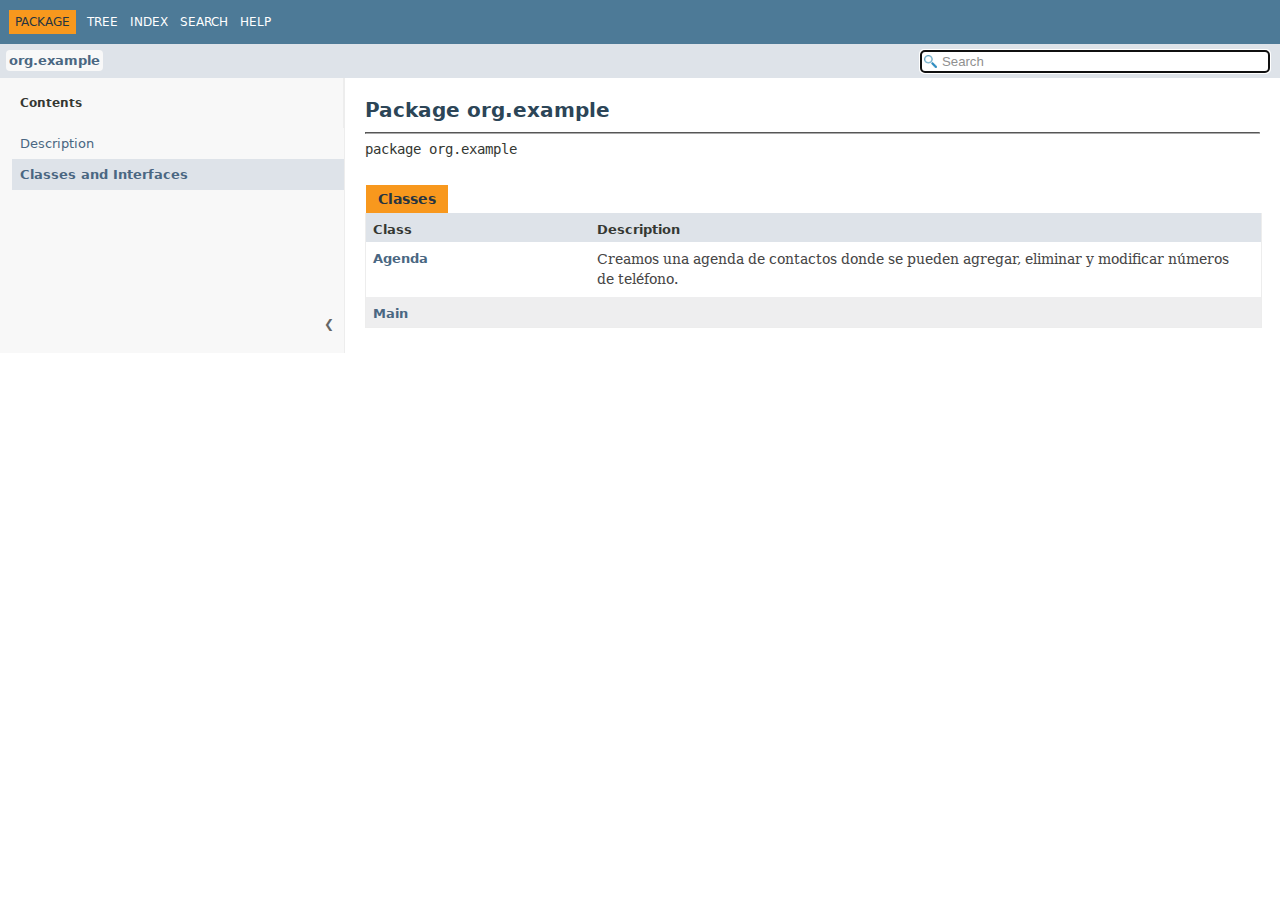
<file: index.html>
<!DOCTYPE HTML>
<html lang="es">
<head>
<!-- Generated by javadoc (23) on Fri Mar 14 17:11:09 CET 2025 -->
<title>Generated Documentation (Untitled)</title>
<meta name="viewport" content="width=device-width, initial-scale=1">
<meta http-equiv="Content-Type" content="text/html; charset=utf-8">
<meta name="dc.created" content="2025-03-14">
<meta name="description" content="index redirect">
<meta name="generator" content="javadoc/IndexRedirectWriter">
<link rel="canonical" href="org/example/package-summary.html">
<link rel="stylesheet" type="text/css" href="resource-files/stylesheet.css" title="Style">
<script type="text/javascript">window.location.replace('org/example/package-summary.html')</script>
<noscript>
<meta http-equiv="Refresh" content="0;org/example/package-summary.html">
</noscript>
</head>
<body class="index-redirect-page">
<main role="main">
<noscript>
<p>JavaScript is disabled on your browser.</p>
</noscript>
<p><a href="org/example/package-summary.html">org/example/package-summary.html</a></p>
</main>
</body>
</html>
</file>
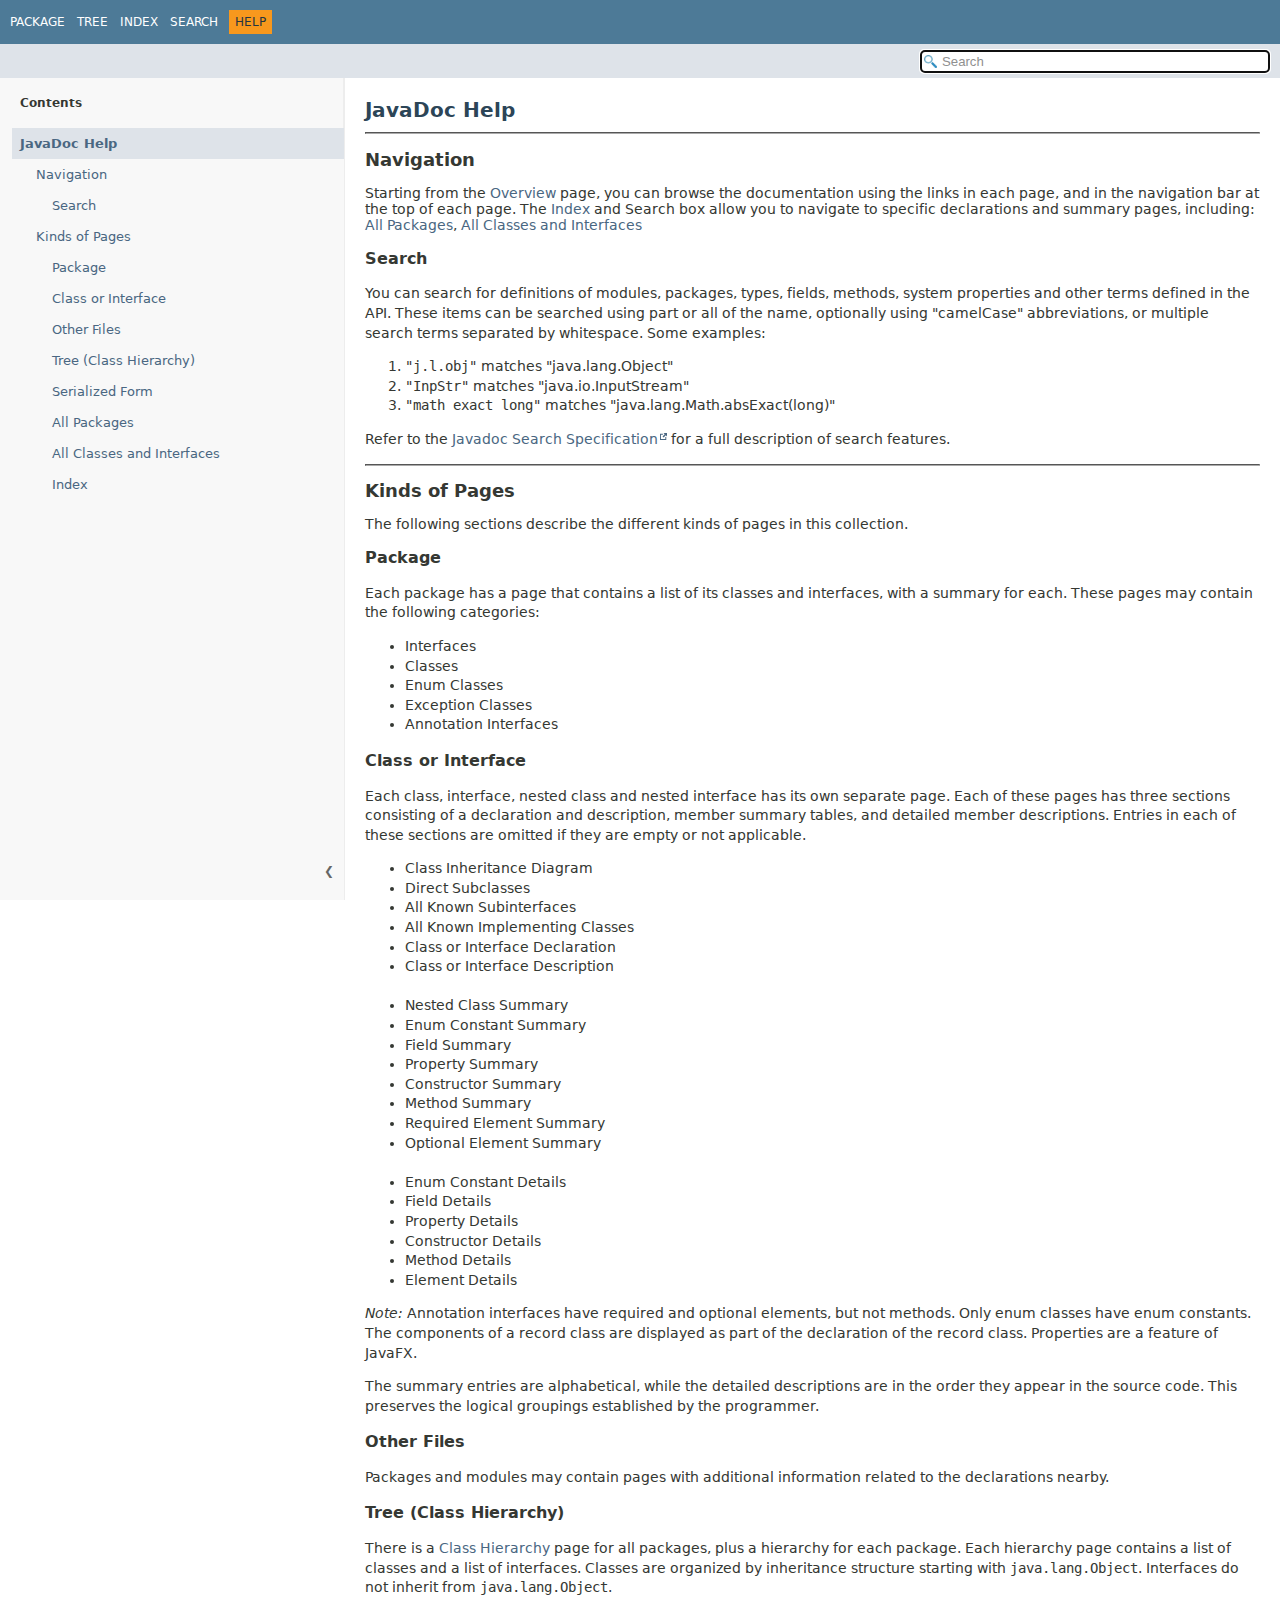
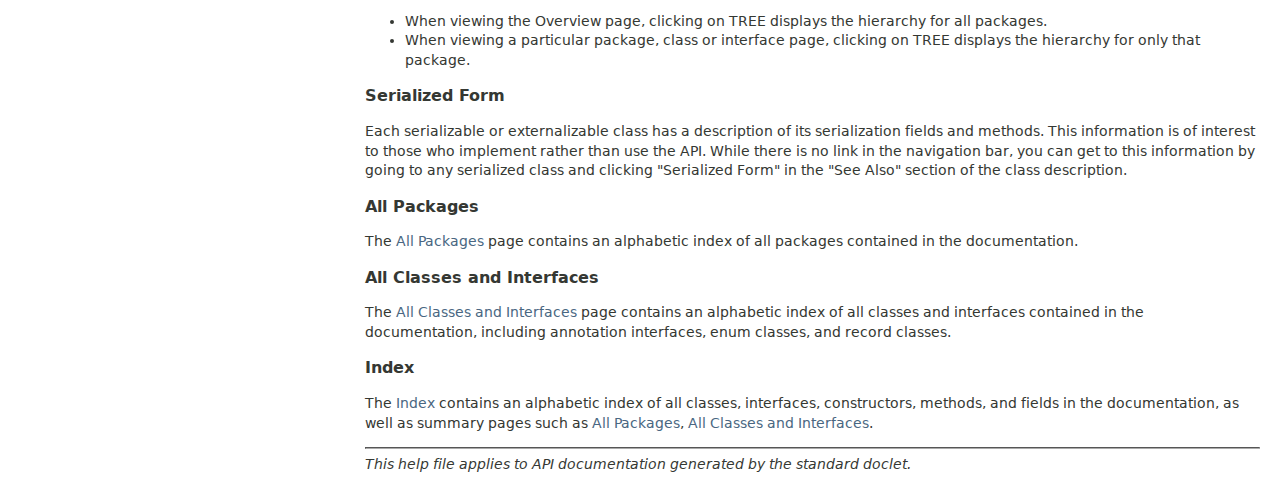
<file: help-doc.html>
<!DOCTYPE HTML>
<html lang="es">
<head>
<!-- Generated by javadoc (23) on Fri Mar 14 17:11:09 CET 2025 -->
<title>API Help</title>
<meta name="viewport" content="width=device-width, initial-scale=1">
<meta http-equiv="Content-Type" content="text/html; charset=utf-8">
<meta name="dc.created" content="2025-03-14">
<meta name="description" content="help">
<meta name="generator" content="javadoc/HelpWriter">
<link rel="stylesheet" type="text/css" href="resource-files/jquery-ui.min.css" title="Style">
<link rel="stylesheet" type="text/css" href="resource-files/stylesheet.css" title="Style">
<script type="text/javascript" src="script-files/script.js"></script>
<script type="text/javascript" src="script-files/jquery-3.7.1.min.js"></script>
<script type="text/javascript" src="script-files/jquery-ui.min.js"></script>
</head>
<body class="help-page">
<script type="text/javascript">const pathtoroot = "./";
loadScripts(document, 'script');</script>
<noscript>
<div>JavaScript is disabled on your browser.</div>
</noscript>
<header role="banner">
<nav role="navigation">
<!-- ========= START OF TOP NAVBAR ======= -->
<div class="top-nav" id="navbar-top">
<div class="nav-content">
<div class="nav-menu-button"><button id="navbar-toggle-button" aria-controls="navbar-top" aria-expanded="false" aria-label="Toggle navigation links"><span class="nav-bar-toggle-icon">&nbsp;</span><span class="nav-bar-toggle-icon">&nbsp;</span><span class="nav-bar-toggle-icon">&nbsp;</span></button></div>
<div class="skip-nav"><a href="#skip-navbar-top" title="Skip navigation links">Skip navigation links</a></div>
<ul id="navbar-top-firstrow" class="nav-list" title="Navigation">
<li><a href="org/example/package-summary.html">Package</a></li>
<li><a href="overview-tree.html">Tree</a></li>
<li><a href="index-files/index-1.html">Index</a></li>
<li><a href="search.html">Search</a></li>
<li class="nav-bar-cell1-rev">Help</li>
</ul>
</div>
</div>
<div class="sub-nav">
<div class="nav-content">
<ol class="sub-nav-list"></ol>
<div class="nav-list-search">
<input type="text" id="search-input" disabled placeholder="Search" aria-label="Search in documentation" autocomplete="off">
<input type="reset" id="reset-search" disabled value="Reset">
</div>
</div>
</div>
<!-- ========= END OF TOP NAVBAR ========= -->
<span class="skip-nav" id="skip-navbar-top"></span></nav>
</header>
<div class="main-grid">
<nav role="navigation" class="toc" aria-label="Table of contents">
<div class="toc-header">Contents</div>
<button class="hide-sidebar"><span>Hide sidebar&nbsp;</span>&#10094;</button><button class="show-sidebar">&#10095;<span>&nbsp;Show sidebar</span></button>
<ol class="toc-list">
<li><a href="#" tabindex="0">JavaDoc Help</a>
<ol class="toc-list">
<li><a href="#help-navigation" tabindex="0">Navigation</a>
<ol class="toc-list">
<li><a href="#search" tabindex="0">Search</a></li>
</ol>
</li>
<li><a href="#help-pages" tabindex="0">Kinds of Pages</a>
<ol class="toc-list">
<li><a href="#package" tabindex="0">Package</a></li>
<li><a href="#class" tabindex="0">Class or Interface</a></li>
<li><a href="#doc-file" tabindex="0">Other Files</a></li>
<li><a href="#tree" tabindex="0">Tree (Class Hierarchy)</a></li>
<li><a href="#serialized-form" tabindex="0">Serialized Form</a></li>
<li><a href="#all-packages" tabindex="0">All Packages</a></li>
<li><a href="#all-classes" tabindex="0">All Classes and Interfaces</a></li>
<li><a href="#index" tabindex="0">Index</a></li>
</ol>
</li>
</ol>
</li>
</ol>
</nav>
<main role="main">
<h1 class="title">JavaDoc Help</h1>
<hr>
<div class="sub-title">
<h2 id="help-navigation">Navigation</h2>
Starting from the <a href="index.html">Overview</a> page, you can browse the documentation using the links in each page, and in the navigation bar at the top of each page. The <a href="index-files/index-1.html">Index</a> and Search box allow you to navigate to specific declarations and summary pages, including: <a href="allpackages-index.html">All Packages</a>, <a href="allclasses-index.html">All Classes and Interfaces</a>
<section class="help-section" id="search">
<h3>Search</h3>
<p>You can search for definitions of modules, packages, types, fields, methods, system properties and other terms defined in the API. These items can be searched using part or all of the name, optionally using "camelCase" abbreviations, or multiple search terms separated by whitespace. Some examples:</p>
<ol class="toc-list">
<li><code>"j.l.obj"</code> matches "java.lang.Object"</li>
<li><code>"InpStr"</code> matches "java.io.InputStream"</li>
<li><code>"math exact long"</code> matches "java.lang.Math.absExact(long)"</li>
</ol>
<p>Refer to the <a href="https://docs.oracle.com/en/java/javase/23/docs/specs/javadoc/javadoc-search-spec.html">Javadoc Search Specification</a> for a full description of search features.</p>
</section>
</div>
<hr>
<div class="sub-title">
<h2 id="help-pages">Kinds of Pages</h2>
The following sections describe the different kinds of pages in this collection.
<section class="help-section" id="package">
<h3>Package</h3>
<p>Each package has a page that contains a list of its classes and interfaces, with a summary for each. These pages may contain the following categories:</p>
<ul class="help-section-list">
<li>Interfaces</li>
<li>Classes</li>
<li>Enum Classes</li>
<li>Exception Classes</li>
<li>Annotation Interfaces</li>
</ul>
</section>
<section class="help-section" id="class">
<h3>Class or Interface</h3>
<p>Each class, interface, nested class and nested interface has its own separate page. Each of these pages has three sections consisting of a declaration and description, member summary tables, and detailed member descriptions. Entries in each of these sections are omitted if they are empty or not applicable.</p>
<ul class="help-section-list">
<li>Class Inheritance Diagram</li>
<li>Direct Subclasses</li>
<li>All Known Subinterfaces</li>
<li>All Known Implementing Classes</li>
<li>Class or Interface Declaration</li>
<li>Class or Interface Description</li>
</ul>
<br>
<ul class="help-section-list">
<li>Nested Class Summary</li>
<li>Enum Constant Summary</li>
<li>Field Summary</li>
<li>Property Summary</li>
<li>Constructor Summary</li>
<li>Method Summary</li>
<li>Required Element Summary</li>
<li>Optional Element Summary</li>
</ul>
<br>
<ul class="help-section-list">
<li>Enum Constant Details</li>
<li>Field Details</li>
<li>Property Details</li>
<li>Constructor Details</li>
<li>Method Details</li>
<li>Element Details</li>
</ul>
<p><span class="help-note">Note:</span> Annotation interfaces have required and optional elements, but not methods. Only enum classes have enum constants. The components of a record class are displayed as part of the declaration of the record class. Properties are a feature of JavaFX.</p>
<p>The summary entries are alphabetical, while the detailed descriptions are in the order they appear in the source code. This preserves the logical groupings established by the programmer.</p>
</section>
<section class="help-section" id="doc-file">
<h3>Other Files</h3>
<p>Packages and modules may contain pages with additional information related to the declarations nearby.</p>
</section>
<section class="help-section" id="tree">
<h3>Tree (Class Hierarchy)</h3>
<p>There is a <a href="overview-tree.html">Class Hierarchy</a> page for all packages, plus a hierarchy for each package. Each hierarchy page contains a list of classes and a list of interfaces. Classes are organized by inheritance structure starting with <code>java.lang.Object</code>. Interfaces do not inherit from <code>java.lang.Object</code>.</p>
<ul class="help-section-list">
<li>When viewing the Overview page, clicking on TREE displays the hierarchy for all packages.</li>
<li>When viewing a particular package, class or interface page, clicking on TREE displays the hierarchy for only that package.</li>
</ul>
</section>
<section class="help-section" id="serialized-form">
<h3>Serialized Form</h3>
<p>Each serializable or externalizable class has a description of its serialization fields and methods. This information is of interest to those who implement rather than use the API. While there is no link in the navigation bar, you can get to this information by going to any serialized class and clicking "Serialized Form" in the "See Also" section of the class description.</p>
</section>
<section class="help-section" id="all-packages">
<h3>All Packages</h3>
<p>The <a href="allpackages-index.html">All Packages</a> page contains an alphabetic index of all packages contained in the documentation.</p>
</section>
<section class="help-section" id="all-classes">
<h3>All Classes and Interfaces</h3>
<p>The <a href="allclasses-index.html">All Classes and Interfaces</a> page contains an alphabetic index of all classes and interfaces contained in the documentation, including annotation interfaces, enum classes, and record classes.</p>
</section>
<section class="help-section" id="index">
<h3>Index</h3>
<p>The <a href="index-files/index-1.html">Index</a> contains an alphabetic index of all classes, interfaces, constructors, methods, and fields in the documentation, as well as summary pages such as <a href="allpackages-index.html">All Packages</a>, <a href="allclasses-index.html">All Classes and Interfaces</a>.</p>
</section>
</div>
<hr>
<span class="help-footnote">This help file applies to API documentation generated by the standard doclet.</span></main>
</div>
</body>
</html>
</file>
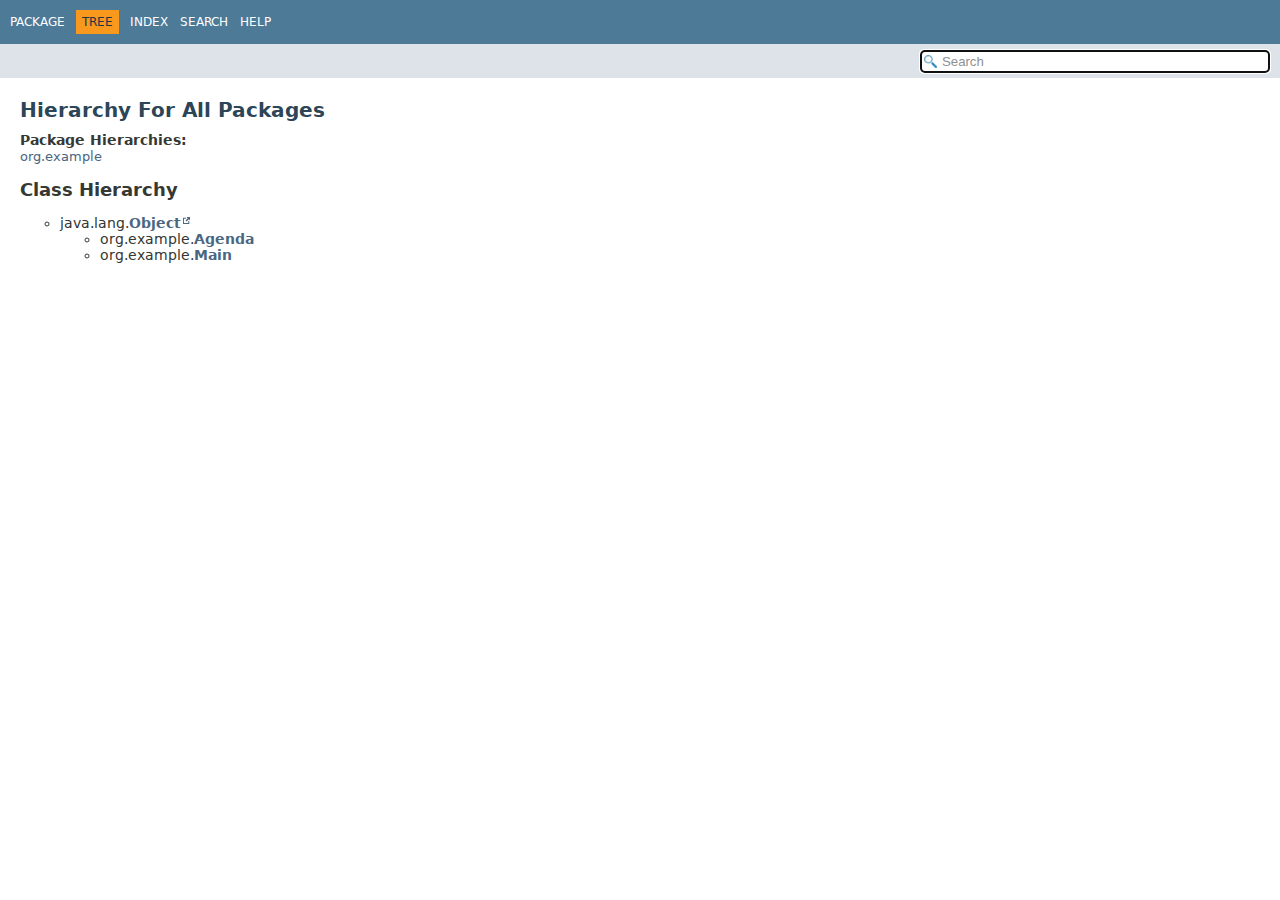
<file: overview-tree.html>
<!DOCTYPE HTML>
<html lang="es">
<head>
<!-- Generated by javadoc (23) on Fri Mar 14 17:11:09 CET 2025 -->
<title>Class Hierarchy</title>
<meta name="viewport" content="width=device-width, initial-scale=1">
<meta http-equiv="Content-Type" content="text/html; charset=utf-8">
<meta name="dc.created" content="2025-03-14">
<meta name="description" content="class tree">
<meta name="generator" content="javadoc/TreeWriter">
<link rel="stylesheet" type="text/css" href="resource-files/jquery-ui.min.css" title="Style">
<link rel="stylesheet" type="text/css" href="resource-files/stylesheet.css" title="Style">
<script type="text/javascript" src="script-files/script.js"></script>
<script type="text/javascript" src="script-files/jquery-3.7.1.min.js"></script>
<script type="text/javascript" src="script-files/jquery-ui.min.js"></script>
</head>
<body class="tree-page">
<script type="text/javascript">const pathtoroot = "./";
loadScripts(document, 'script');</script>
<noscript>
<div>JavaScript is disabled on your browser.</div>
</noscript>
<header role="banner">
<nav role="navigation">
<!-- ========= START OF TOP NAVBAR ======= -->
<div class="top-nav" id="navbar-top">
<div class="nav-content">
<div class="nav-menu-button"><button id="navbar-toggle-button" aria-controls="navbar-top" aria-expanded="false" aria-label="Toggle navigation links"><span class="nav-bar-toggle-icon">&nbsp;</span><span class="nav-bar-toggle-icon">&nbsp;</span><span class="nav-bar-toggle-icon">&nbsp;</span></button></div>
<div class="skip-nav"><a href="#skip-navbar-top" title="Skip navigation links">Skip navigation links</a></div>
<ul id="navbar-top-firstrow" class="nav-list" title="Navigation">
<li><a href="org/example/package-summary.html">Package</a></li>
<li class="nav-bar-cell1-rev">Tree</li>
<li><a href="index-files/index-1.html">Index</a></li>
<li><a href="search.html">Search</a></li>
<li><a href="help-doc.html#tree">Help</a></li>
</ul>
</div>
</div>
<div class="sub-nav">
<div class="nav-content">
<ol class="sub-nav-list"></ol>
<div class="nav-list-search">
<input type="text" id="search-input" disabled placeholder="Search" aria-label="Search in documentation" autocomplete="off">
<input type="reset" id="reset-search" disabled value="Reset">
</div>
</div>
</div>
<!-- ========= END OF TOP NAVBAR ========= -->
<span class="skip-nav" id="skip-navbar-top"></span></nav>
</header>
<div class="main-grid">
<main role="main">
<div class="header">
<h1 class="title">Hierarchy For All Packages</h1>
</div>
<span class="package-hierarchy-label">Package Hierarchies:</span>
<ul class="horizontal contents-list">
<li><a href="org/example/package-tree.html">org.example</a></li>
</ul>
<section class="hierarchy">
<h2 title="Class Hierarchy">Class Hierarchy</h2>
<ul>
<li class="circle">java.lang.<a href="https://docs.oracle.com/en/java/javase/23/docs/api/java.base/java/lang/Object.html" class="type-name-link external-link" title="class or interface in java.lang">Object</a>
<ul>
<li class="circle">org.example.<a href="org/example/Agenda.html" class="type-name-link" title="class in org.example">Agenda</a></li>
<li class="circle">org.example.<a href="org/example/Main.html" class="type-name-link" title="class in org.example">Main</a></li>
</ul>
</li>
</ul>
</section>
</main>
</div>
</body>
</html>
</file>
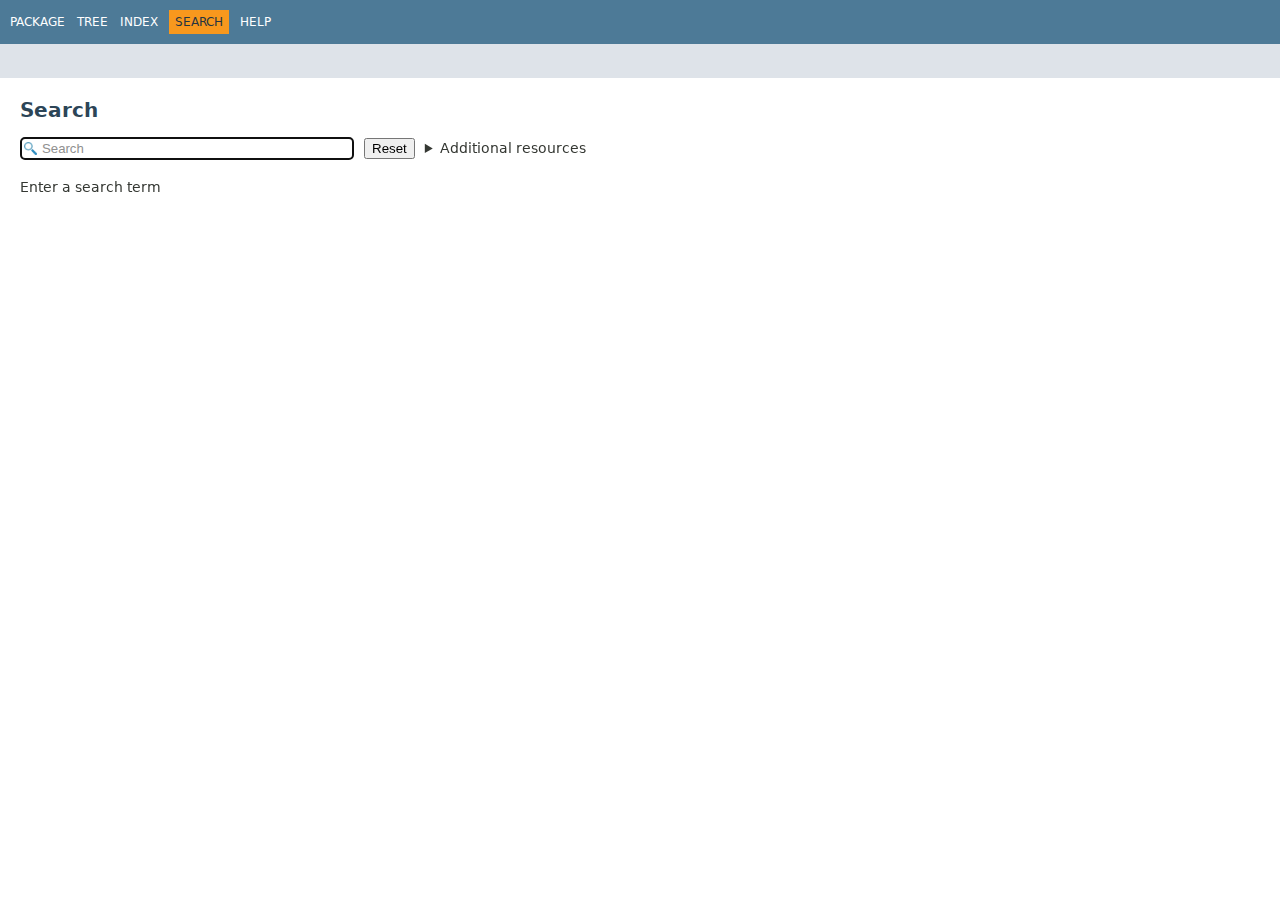
<file: search.html>
<!DOCTYPE HTML>
<html lang="es">
<head>
<!-- Generated by javadoc (23) on Fri Mar 14 17:11:09 CET 2025 -->
<title>Search</title>
<meta name="viewport" content="width=device-width, initial-scale=1">
<meta http-equiv="Content-Type" content="text/html; charset=utf-8">
<meta name="dc.created" content="2025-03-14">
<meta name="description" content="search">
<meta name="generator" content="javadoc/SearchWriter">
<link rel="stylesheet" type="text/css" href="resource-files/jquery-ui.min.css" title="Style">
<link rel="stylesheet" type="text/css" href="resource-files/stylesheet.css" title="Style">
<script type="text/javascript" src="script-files/script.js"></script>
<script type="text/javascript" src="script-files/jquery-3.7.1.min.js"></script>
<script type="text/javascript" src="script-files/jquery-ui.min.js"></script>
</head>
<body class="search-page">
<script type="text/javascript">const pathtoroot = "./";
loadScripts(document, 'script');</script>
<noscript>
<div>JavaScript is disabled on your browser.</div>
</noscript>
<header role="banner">
<nav role="navigation">
<!-- ========= START OF TOP NAVBAR ======= -->
<div class="top-nav" id="navbar-top">
<div class="nav-content">
<div class="nav-menu-button"><button id="navbar-toggle-button" aria-controls="navbar-top" aria-expanded="false" aria-label="Toggle navigation links"><span class="nav-bar-toggle-icon">&nbsp;</span><span class="nav-bar-toggle-icon">&nbsp;</span><span class="nav-bar-toggle-icon">&nbsp;</span></button></div>
<div class="skip-nav"><a href="#skip-navbar-top" title="Skip navigation links">Skip navigation links</a></div>
<ul id="navbar-top-firstrow" class="nav-list" title="Navigation">
<li><a href="org/example/package-summary.html">Package</a></li>
<li><a href="overview-tree.html">Tree</a></li>
<li><a href="index-files/index-1.html">Index</a></li>
<li class="nav-bar-cell1-rev">Search</li>
<li><a href="help-doc.html#search">Help</a></li>
</ul>
</div>
</div>
<div class="sub-nav">
<div class="nav-content">
<ol class="sub-nav-list"></ol>
</div>
</div>
<!-- ========= END OF TOP NAVBAR ========= -->
<span class="skip-nav" id="skip-navbar-top"></span></nav>
</header>
<div class="main-grid">
<main role="main">
<h1 class="title">Search</h1>
<div>
<input type="text" id="page-search-input" disabled placeholder="Search" aria-label="Search in documentation" autocomplete="off">
<input type="reset" id="page-search-reset" disabled value="Reset" style="margin: 6px;">
<details class="page-search-details">
<summary id="page-search-expand">Additional resources</summary>
</details>
</div>
<div class="page-search-info">
<p>The <a href="help-doc.html#search">help page</a> provides an introduction to the scope and syntax of JavaDoc search.</p>
<p>You can use the &lt;ctrl&gt; or &lt;cmd&gt; keys in combination with the left and right arrow keys to switch between result tabs in this page.</p>
<p>The URL template below may be used to configure this page as a search engine in browsers that support this feature. It has been tested to work in Google Chrome and Mozilla Firefox. Note that other browsers may not support this feature or require a different URL format.</p>
<span id="page-search-link">link</span><button class="copy" aria-label="Copy URL" id="page-search-copy"><img src="resource-files/copy.svg" alt="Copy URL"><span data-copied="Copied!">Copy</span></button>
<p>
<input type="checkbox" id="search-redirect" disabled>
<label for="search-redirect">Redirect to first result</label></p>
</div>
<p id="page-search-notify">Loading search index...</p>
<div id="result-section" style="display: none;">
<div id="result-container"></div>
<script type="text/javascript" src="script-files/search-page.js"></script>
</div>
</main>
</div>
</body>
</html>
</file>
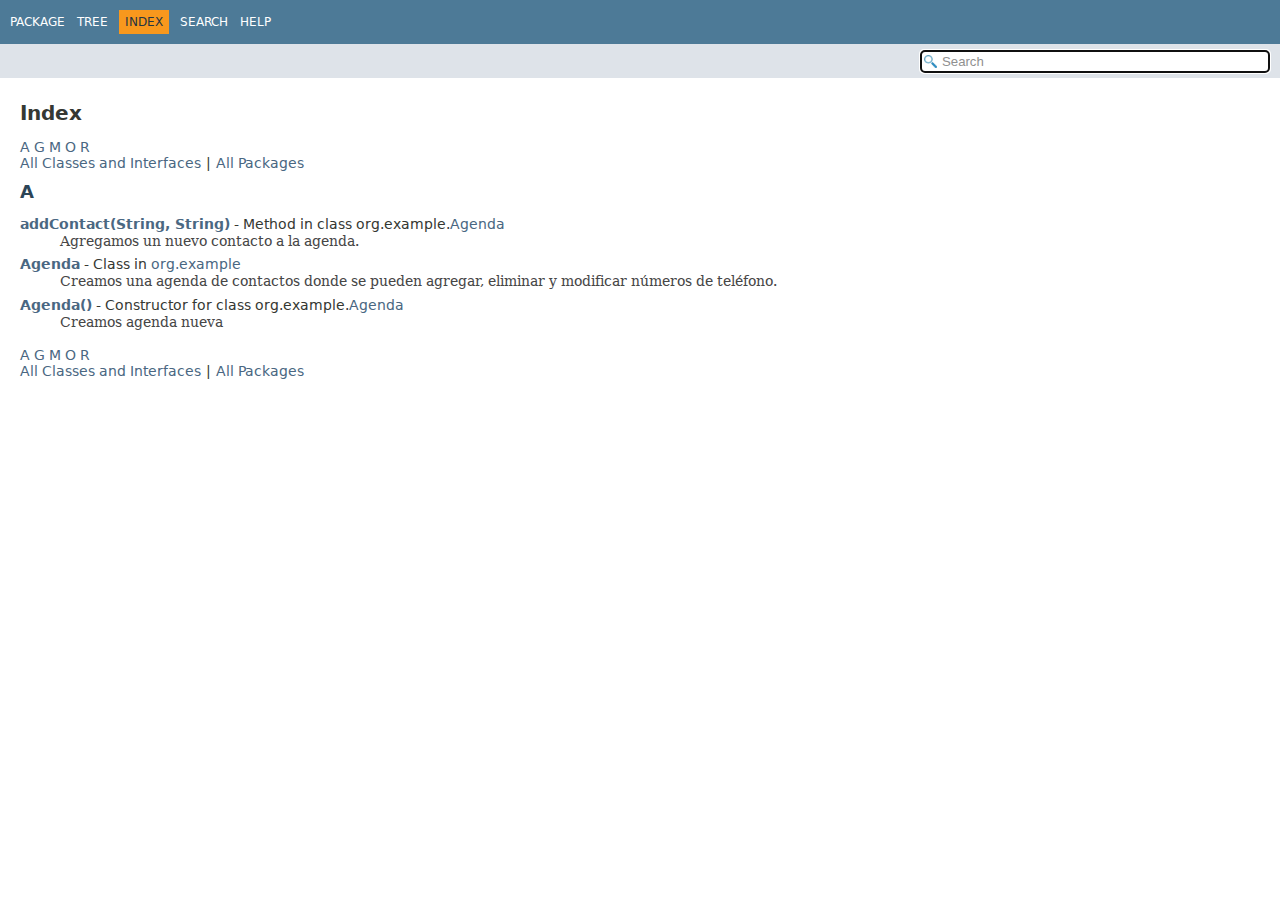
<file: index-files/index-1.html>
<!DOCTYPE HTML>
<html lang="es">
<head>
<!-- Generated by javadoc (23) on Fri Mar 14 17:11:09 CET 2025 -->
<title>A-Index</title>
<meta name="viewport" content="width=device-width, initial-scale=1">
<meta http-equiv="Content-Type" content="text/html; charset=utf-8">
<meta name="dc.created" content="2025-03-14">
<meta name="description" content="index: A">
<meta name="generator" content="javadoc/IndexWriter">
<link rel="stylesheet" type="text/css" href="../resource-files/jquery-ui.min.css" title="Style">
<link rel="stylesheet" type="text/css" href="../resource-files/stylesheet.css" title="Style">
<script type="text/javascript" src="../script-files/script.js"></script>
<script type="text/javascript" src="../script-files/jquery-3.7.1.min.js"></script>
<script type="text/javascript" src="../script-files/jquery-ui.min.js"></script>
</head>
<body class="index-page">
<script type="text/javascript">const pathtoroot = "../";
loadScripts(document, 'script');</script>
<noscript>
<div>JavaScript is disabled on your browser.</div>
</noscript>
<header role="banner">
<nav role="navigation">
<!-- ========= START OF TOP NAVBAR ======= -->
<div class="top-nav" id="navbar-top">
<div class="nav-content">
<div class="nav-menu-button"><button id="navbar-toggle-button" aria-controls="navbar-top" aria-expanded="false" aria-label="Toggle navigation links"><span class="nav-bar-toggle-icon">&nbsp;</span><span class="nav-bar-toggle-icon">&nbsp;</span><span class="nav-bar-toggle-icon">&nbsp;</span></button></div>
<div class="skip-nav"><a href="#skip-navbar-top" title="Skip navigation links">Skip navigation links</a></div>
<ul id="navbar-top-firstrow" class="nav-list" title="Navigation">
<li><a href="../org/example/package-summary.html">Package</a></li>
<li><a href="../overview-tree.html">Tree</a></li>
<li class="nav-bar-cell1-rev">Index</li>
<li><a href="../search.html">Search</a></li>
<li><a href="../help-doc.html#index">Help</a></li>
</ul>
</div>
</div>
<div class="sub-nav">
<div class="nav-content">
<ol class="sub-nav-list"></ol>
<div class="nav-list-search">
<input type="text" id="search-input" disabled placeholder="Search" aria-label="Search in documentation" autocomplete="off">
<input type="reset" id="reset-search" disabled value="Reset">
</div>
</div>
</div>
<!-- ========= END OF TOP NAVBAR ========= -->
<span class="skip-nav" id="skip-navbar-top"></span></nav>
</header>
<div class="main-grid">
<main role="main">
<div class="header">
<h1>Index</h1>
</div>
<a href="index-1.html">A</a>&nbsp;<a href="index-2.html">G</a>&nbsp;<a href="index-3.html">M</a>&nbsp;<a href="index-4.html">O</a>&nbsp;<a href="index-5.html">R</a>&nbsp;<br><a href="../allclasses-index.html">All&nbsp;Classes&nbsp;and&nbsp;Interfaces</a><span class="vertical-separator">|</span><a href="../allpackages-index.html">All&nbsp;Packages</a>
<h2 class="title" id="I:A">A</h2>
<dl class="index">
<dt><a href="../org/example/Agenda.html#addContact(java.lang.String,java.lang.String)" class="member-name-link">addContact(String, String)</a> - Method in class org.example.<a href="../org/example/Agenda.html" title="class in org.example">Agenda</a></dt>
<dd>
<div class="block">Agregamos un nuevo contacto a la agenda.</div>
</dd>
<dt><a href="../org/example/Agenda.html" class="type-name-link" title="class in org.example">Agenda</a> - Class in <a href="../org/example/package-summary.html">org.example</a></dt>
<dd>
<div class="block">Creamos una agenda de contactos donde se pueden agregar, eliminar y modificar números de teléfono.</div>
</dd>
<dt><a href="../org/example/Agenda.html#%3Cinit%3E()" class="member-name-link">Agenda()</a> - Constructor for class org.example.<a href="../org/example/Agenda.html" title="class in org.example">Agenda</a></dt>
<dd>
<div class="block">Creamos agenda nueva</div>
</dd>
</dl>
<a href="index-1.html">A</a>&nbsp;<a href="index-2.html">G</a>&nbsp;<a href="index-3.html">M</a>&nbsp;<a href="index-4.html">O</a>&nbsp;<a href="index-5.html">R</a>&nbsp;<br><a href="../allclasses-index.html">All&nbsp;Classes&nbsp;and&nbsp;Interfaces</a><span class="vertical-separator">|</span><a href="../allpackages-index.html">All&nbsp;Packages</a></main>
</div>
</body>
</html>
</file>
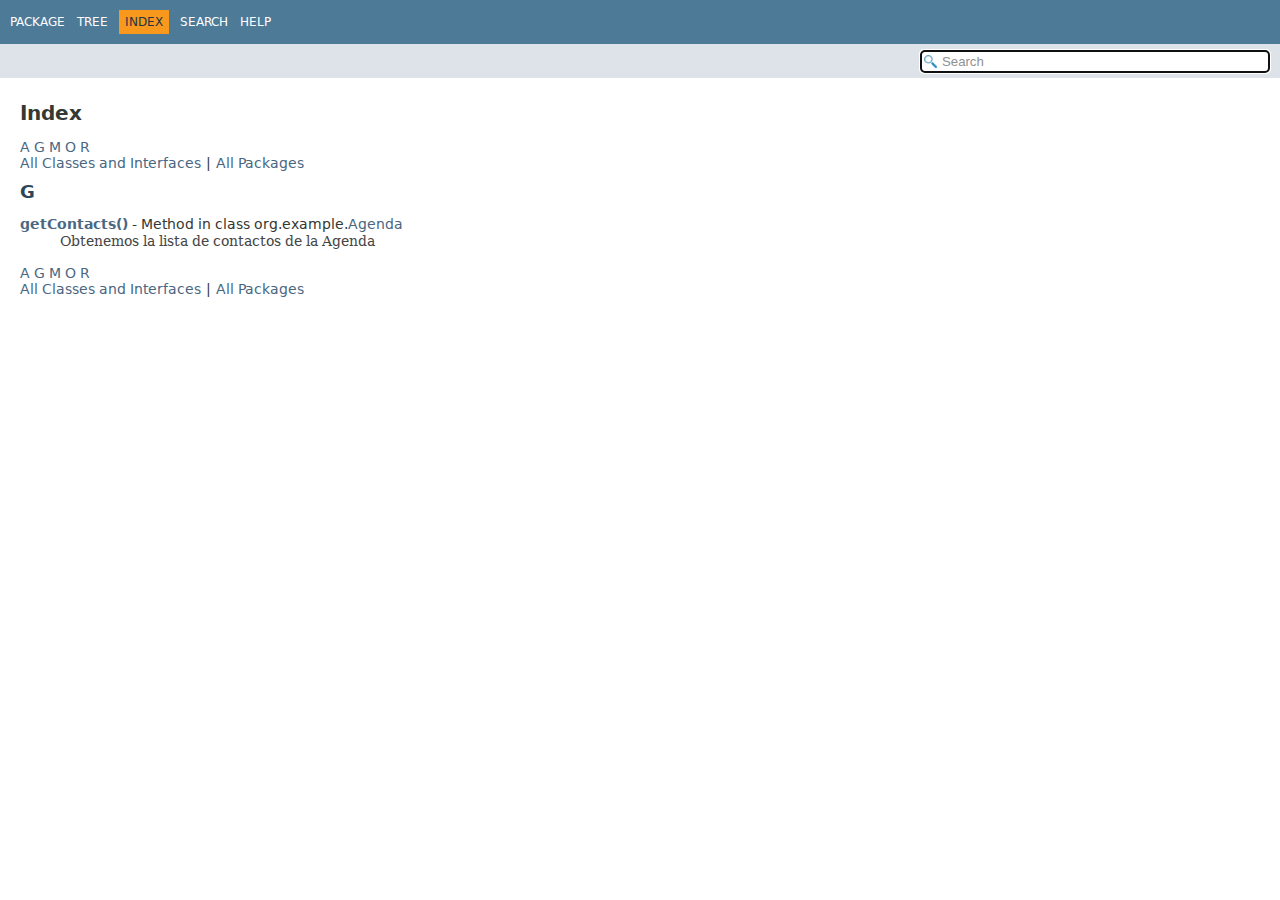
<file: index-files/index-2.html>
<!DOCTYPE HTML>
<html lang="es">
<head>
<!-- Generated by javadoc (23) on Fri Mar 14 17:11:09 CET 2025 -->
<title>G-Index</title>
<meta name="viewport" content="width=device-width, initial-scale=1">
<meta http-equiv="Content-Type" content="text/html; charset=utf-8">
<meta name="dc.created" content="2025-03-14">
<meta name="description" content="index: G">
<meta name="generator" content="javadoc/IndexWriter">
<link rel="stylesheet" type="text/css" href="../resource-files/jquery-ui.min.css" title="Style">
<link rel="stylesheet" type="text/css" href="../resource-files/stylesheet.css" title="Style">
<script type="text/javascript" src="../script-files/script.js"></script>
<script type="text/javascript" src="../script-files/jquery-3.7.1.min.js"></script>
<script type="text/javascript" src="../script-files/jquery-ui.min.js"></script>
</head>
<body class="index-page">
<script type="text/javascript">const pathtoroot = "../";
loadScripts(document, 'script');</script>
<noscript>
<div>JavaScript is disabled on your browser.</div>
</noscript>
<header role="banner">
<nav role="navigation">
<!-- ========= START OF TOP NAVBAR ======= -->
<div class="top-nav" id="navbar-top">
<div class="nav-content">
<div class="nav-menu-button"><button id="navbar-toggle-button" aria-controls="navbar-top" aria-expanded="false" aria-label="Toggle navigation links"><span class="nav-bar-toggle-icon">&nbsp;</span><span class="nav-bar-toggle-icon">&nbsp;</span><span class="nav-bar-toggle-icon">&nbsp;</span></button></div>
<div class="skip-nav"><a href="#skip-navbar-top" title="Skip navigation links">Skip navigation links</a></div>
<ul id="navbar-top-firstrow" class="nav-list" title="Navigation">
<li><a href="../org/example/package-summary.html">Package</a></li>
<li><a href="../overview-tree.html">Tree</a></li>
<li class="nav-bar-cell1-rev">Index</li>
<li><a href="../search.html">Search</a></li>
<li><a href="../help-doc.html#index">Help</a></li>
</ul>
</div>
</div>
<div class="sub-nav">
<div class="nav-content">
<ol class="sub-nav-list"></ol>
<div class="nav-list-search">
<input type="text" id="search-input" disabled placeholder="Search" aria-label="Search in documentation" autocomplete="off">
<input type="reset" id="reset-search" disabled value="Reset">
</div>
</div>
</div>
<!-- ========= END OF TOP NAVBAR ========= -->
<span class="skip-nav" id="skip-navbar-top"></span></nav>
</header>
<div class="main-grid">
<main role="main">
<div class="header">
<h1>Index</h1>
</div>
<a href="index-1.html">A</a>&nbsp;<a href="index-2.html">G</a>&nbsp;<a href="index-3.html">M</a>&nbsp;<a href="index-4.html">O</a>&nbsp;<a href="index-5.html">R</a>&nbsp;<br><a href="../allclasses-index.html">All&nbsp;Classes&nbsp;and&nbsp;Interfaces</a><span class="vertical-separator">|</span><a href="../allpackages-index.html">All&nbsp;Packages</a>
<h2 class="title" id="I:G">G</h2>
<dl class="index">
<dt><a href="../org/example/Agenda.html#getContacts()" class="member-name-link">getContacts()</a> - Method in class org.example.<a href="../org/example/Agenda.html" title="class in org.example">Agenda</a></dt>
<dd>
<div class="block">Obtenemos la lista de contactos de la Agenda</div>
</dd>
</dl>
<a href="index-1.html">A</a>&nbsp;<a href="index-2.html">G</a>&nbsp;<a href="index-3.html">M</a>&nbsp;<a href="index-4.html">O</a>&nbsp;<a href="index-5.html">R</a>&nbsp;<br><a href="../allclasses-index.html">All&nbsp;Classes&nbsp;and&nbsp;Interfaces</a><span class="vertical-separator">|</span><a href="../allpackages-index.html">All&nbsp;Packages</a></main>
</div>
</body>
</html>
</file>
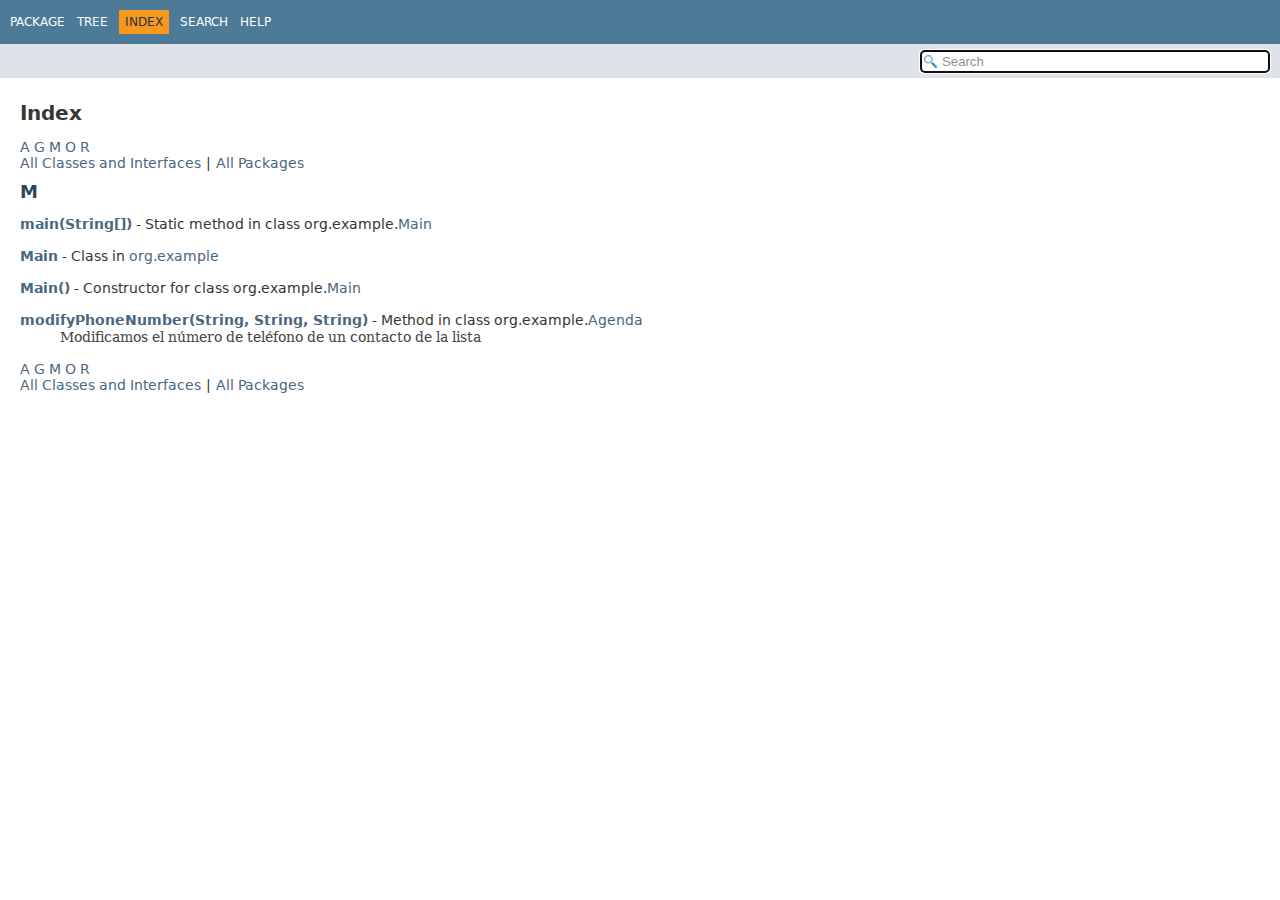
<file: index-files/index-3.html>
<!DOCTYPE HTML>
<html lang="es">
<head>
<!-- Generated by javadoc (23) on Fri Mar 14 17:11:09 CET 2025 -->
<title>M-Index</title>
<meta name="viewport" content="width=device-width, initial-scale=1">
<meta http-equiv="Content-Type" content="text/html; charset=utf-8">
<meta name="dc.created" content="2025-03-14">
<meta name="description" content="index: M">
<meta name="generator" content="javadoc/IndexWriter">
<link rel="stylesheet" type="text/css" href="../resource-files/jquery-ui.min.css" title="Style">
<link rel="stylesheet" type="text/css" href="../resource-files/stylesheet.css" title="Style">
<script type="text/javascript" src="../script-files/script.js"></script>
<script type="text/javascript" src="../script-files/jquery-3.7.1.min.js"></script>
<script type="text/javascript" src="../script-files/jquery-ui.min.js"></script>
</head>
<body class="index-page">
<script type="text/javascript">const pathtoroot = "../";
loadScripts(document, 'script');</script>
<noscript>
<div>JavaScript is disabled on your browser.</div>
</noscript>
<header role="banner">
<nav role="navigation">
<!-- ========= START OF TOP NAVBAR ======= -->
<div class="top-nav" id="navbar-top">
<div class="nav-content">
<div class="nav-menu-button"><button id="navbar-toggle-button" aria-controls="navbar-top" aria-expanded="false" aria-label="Toggle navigation links"><span class="nav-bar-toggle-icon">&nbsp;</span><span class="nav-bar-toggle-icon">&nbsp;</span><span class="nav-bar-toggle-icon">&nbsp;</span></button></div>
<div class="skip-nav"><a href="#skip-navbar-top" title="Skip navigation links">Skip navigation links</a></div>
<ul id="navbar-top-firstrow" class="nav-list" title="Navigation">
<li><a href="../org/example/package-summary.html">Package</a></li>
<li><a href="../overview-tree.html">Tree</a></li>
<li class="nav-bar-cell1-rev">Index</li>
<li><a href="../search.html">Search</a></li>
<li><a href="../help-doc.html#index">Help</a></li>
</ul>
</div>
</div>
<div class="sub-nav">
<div class="nav-content">
<ol class="sub-nav-list"></ol>
<div class="nav-list-search">
<input type="text" id="search-input" disabled placeholder="Search" aria-label="Search in documentation" autocomplete="off">
<input type="reset" id="reset-search" disabled value="Reset">
</div>
</div>
</div>
<!-- ========= END OF TOP NAVBAR ========= -->
<span class="skip-nav" id="skip-navbar-top"></span></nav>
</header>
<div class="main-grid">
<main role="main">
<div class="header">
<h1>Index</h1>
</div>
<a href="index-1.html">A</a>&nbsp;<a href="index-2.html">G</a>&nbsp;<a href="index-3.html">M</a>&nbsp;<a href="index-4.html">O</a>&nbsp;<a href="index-5.html">R</a>&nbsp;<br><a href="../allclasses-index.html">All&nbsp;Classes&nbsp;and&nbsp;Interfaces</a><span class="vertical-separator">|</span><a href="../allpackages-index.html">All&nbsp;Packages</a>
<h2 class="title" id="I:M">M</h2>
<dl class="index">
<dt><a href="../org/example/Main.html#main(java.lang.String%5B%5D)" class="member-name-link">main(String[])</a> - Static method in class org.example.<a href="../org/example/Main.html" title="class in org.example">Main</a></dt>
<dd>&nbsp;</dd>
<dt><a href="../org/example/Main.html" class="type-name-link" title="class in org.example">Main</a> - Class in <a href="../org/example/package-summary.html">org.example</a></dt>
<dd>&nbsp;</dd>
<dt><a href="../org/example/Main.html#%3Cinit%3E()" class="member-name-link">Main()</a> - Constructor for class org.example.<a href="../org/example/Main.html" title="class in org.example">Main</a></dt>
<dd>&nbsp;</dd>
<dt><a href="../org/example/Agenda.html#modifyPhoneNumber(java.lang.String,java.lang.String,java.lang.String)" class="member-name-link">modifyPhoneNumber(String, String, String)</a> - Method in class org.example.<a href="../org/example/Agenda.html" title="class in org.example">Agenda</a></dt>
<dd>
<div class="block">Modificamos el número de teléfono de un contacto de la lista</div>
</dd>
</dl>
<a href="index-1.html">A</a>&nbsp;<a href="index-2.html">G</a>&nbsp;<a href="index-3.html">M</a>&nbsp;<a href="index-4.html">O</a>&nbsp;<a href="index-5.html">R</a>&nbsp;<br><a href="../allclasses-index.html">All&nbsp;Classes&nbsp;and&nbsp;Interfaces</a><span class="vertical-separator">|</span><a href="../allpackages-index.html">All&nbsp;Packages</a></main>
</div>
</body>
</html>
</file>
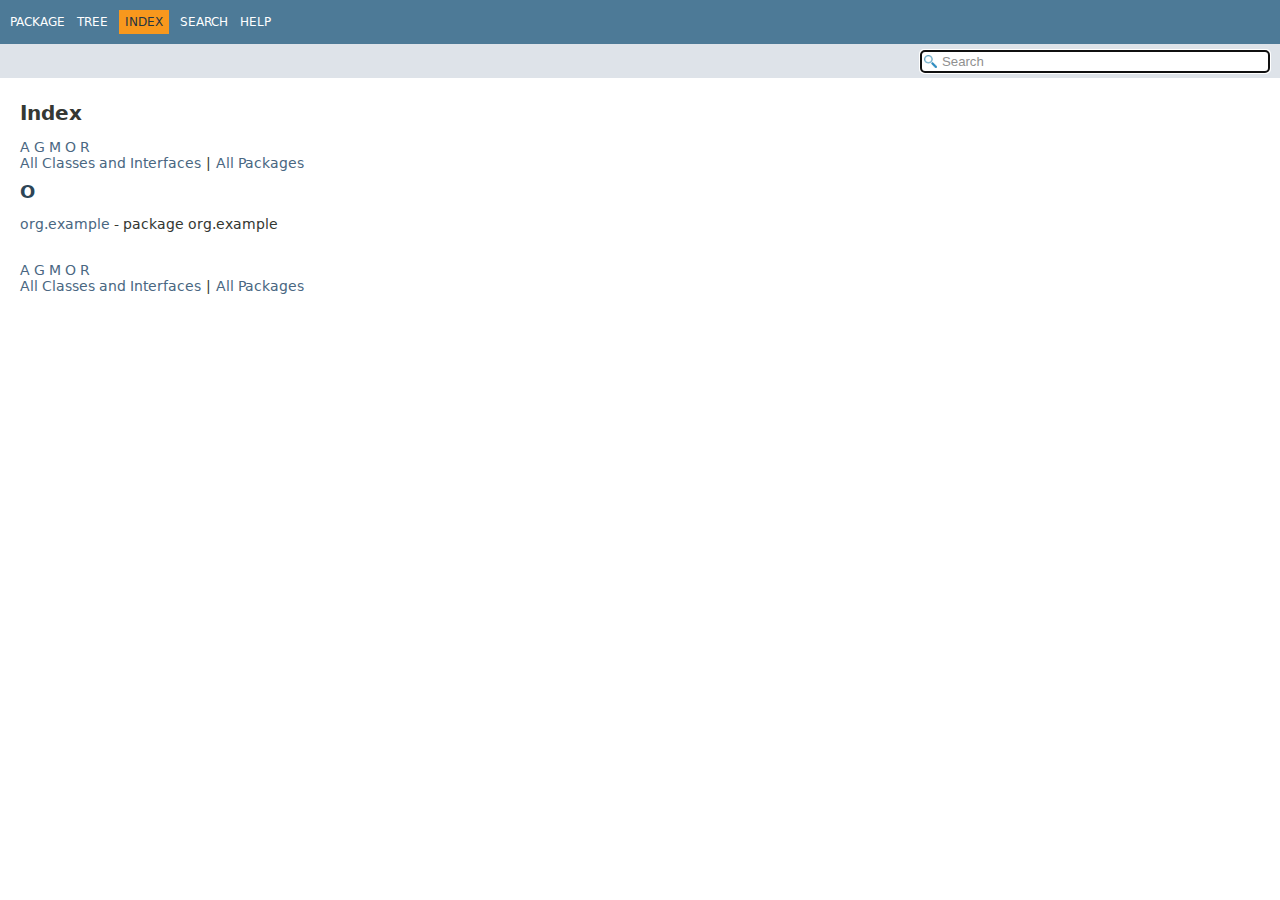
<file: index-files/index-4.html>
<!DOCTYPE HTML>
<html lang="es">
<head>
<!-- Generated by javadoc (23) on Fri Mar 14 17:11:09 CET 2025 -->
<title>O-Index</title>
<meta name="viewport" content="width=device-width, initial-scale=1">
<meta http-equiv="Content-Type" content="text/html; charset=utf-8">
<meta name="dc.created" content="2025-03-14">
<meta name="description" content="index: O">
<meta name="generator" content="javadoc/IndexWriter">
<link rel="stylesheet" type="text/css" href="../resource-files/jquery-ui.min.css" title="Style">
<link rel="stylesheet" type="text/css" href="../resource-files/stylesheet.css" title="Style">
<script type="text/javascript" src="../script-files/script.js"></script>
<script type="text/javascript" src="../script-files/jquery-3.7.1.min.js"></script>
<script type="text/javascript" src="../script-files/jquery-ui.min.js"></script>
</head>
<body class="index-page">
<script type="text/javascript">const pathtoroot = "../";
loadScripts(document, 'script');</script>
<noscript>
<div>JavaScript is disabled on your browser.</div>
</noscript>
<header role="banner">
<nav role="navigation">
<!-- ========= START OF TOP NAVBAR ======= -->
<div class="top-nav" id="navbar-top">
<div class="nav-content">
<div class="nav-menu-button"><button id="navbar-toggle-button" aria-controls="navbar-top" aria-expanded="false" aria-label="Toggle navigation links"><span class="nav-bar-toggle-icon">&nbsp;</span><span class="nav-bar-toggle-icon">&nbsp;</span><span class="nav-bar-toggle-icon">&nbsp;</span></button></div>
<div class="skip-nav"><a href="#skip-navbar-top" title="Skip navigation links">Skip navigation links</a></div>
<ul id="navbar-top-firstrow" class="nav-list" title="Navigation">
<li><a href="../org/example/package-summary.html">Package</a></li>
<li><a href="../overview-tree.html">Tree</a></li>
<li class="nav-bar-cell1-rev">Index</li>
<li><a href="../search.html">Search</a></li>
<li><a href="../help-doc.html#index">Help</a></li>
</ul>
</div>
</div>
<div class="sub-nav">
<div class="nav-content">
<ol class="sub-nav-list"></ol>
<div class="nav-list-search">
<input type="text" id="search-input" disabled placeholder="Search" aria-label="Search in documentation" autocomplete="off">
<input type="reset" id="reset-search" disabled value="Reset">
</div>
</div>
</div>
<!-- ========= END OF TOP NAVBAR ========= -->
<span class="skip-nav" id="skip-navbar-top"></span></nav>
</header>
<div class="main-grid">
<main role="main">
<div class="header">
<h1>Index</h1>
</div>
<a href="index-1.html">A</a>&nbsp;<a href="index-2.html">G</a>&nbsp;<a href="index-3.html">M</a>&nbsp;<a href="index-4.html">O</a>&nbsp;<a href="index-5.html">R</a>&nbsp;<br><a href="../allclasses-index.html">All&nbsp;Classes&nbsp;and&nbsp;Interfaces</a><span class="vertical-separator">|</span><a href="../allpackages-index.html">All&nbsp;Packages</a>
<h2 class="title" id="I:O">O</h2>
<dl class="index">
<dt><a href="../org/example/package-summary.html">org.example</a> - package org.example</dt>
<dd>&nbsp;</dd>
</dl>
<a href="index-1.html">A</a>&nbsp;<a href="index-2.html">G</a>&nbsp;<a href="index-3.html">M</a>&nbsp;<a href="index-4.html">O</a>&nbsp;<a href="index-5.html">R</a>&nbsp;<br><a href="../allclasses-index.html">All&nbsp;Classes&nbsp;and&nbsp;Interfaces</a><span class="vertical-separator">|</span><a href="../allpackages-index.html">All&nbsp;Packages</a></main>
</div>
</body>
</html>
</file>
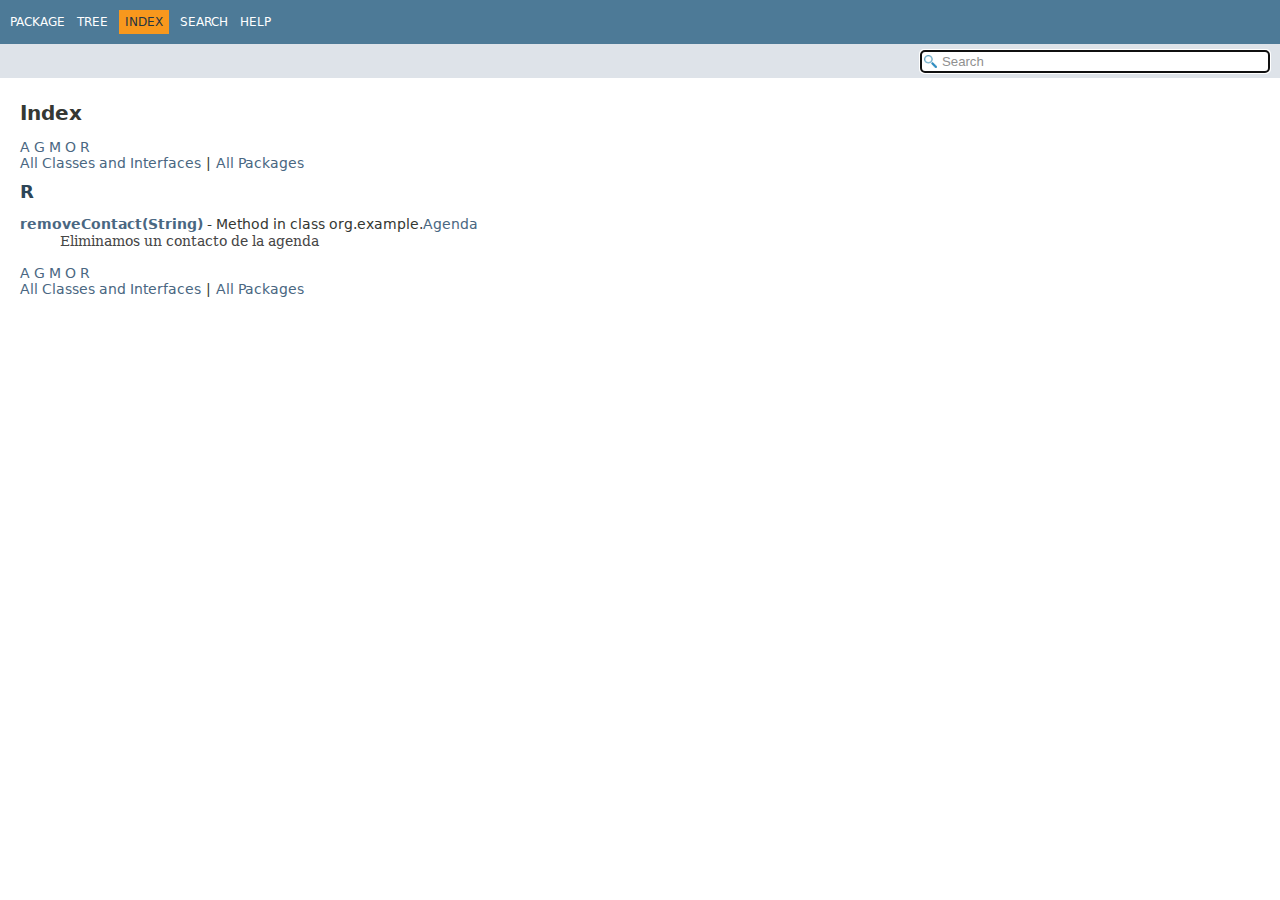
<file: index-files/index-5.html>
<!DOCTYPE HTML>
<html lang="es">
<head>
<!-- Generated by javadoc (23) on Fri Mar 14 17:11:09 CET 2025 -->
<title>R-Index</title>
<meta name="viewport" content="width=device-width, initial-scale=1">
<meta http-equiv="Content-Type" content="text/html; charset=utf-8">
<meta name="dc.created" content="2025-03-14">
<meta name="description" content="index: R">
<meta name="generator" content="javadoc/IndexWriter">
<link rel="stylesheet" type="text/css" href="../resource-files/jquery-ui.min.css" title="Style">
<link rel="stylesheet" type="text/css" href="../resource-files/stylesheet.css" title="Style">
<script type="text/javascript" src="../script-files/script.js"></script>
<script type="text/javascript" src="../script-files/jquery-3.7.1.min.js"></script>
<script type="text/javascript" src="../script-files/jquery-ui.min.js"></script>
</head>
<body class="index-page">
<script type="text/javascript">const pathtoroot = "../";
loadScripts(document, 'script');</script>
<noscript>
<div>JavaScript is disabled on your browser.</div>
</noscript>
<header role="banner">
<nav role="navigation">
<!-- ========= START OF TOP NAVBAR ======= -->
<div class="top-nav" id="navbar-top">
<div class="nav-content">
<div class="nav-menu-button"><button id="navbar-toggle-button" aria-controls="navbar-top" aria-expanded="false" aria-label="Toggle navigation links"><span class="nav-bar-toggle-icon">&nbsp;</span><span class="nav-bar-toggle-icon">&nbsp;</span><span class="nav-bar-toggle-icon">&nbsp;</span></button></div>
<div class="skip-nav"><a href="#skip-navbar-top" title="Skip navigation links">Skip navigation links</a></div>
<ul id="navbar-top-firstrow" class="nav-list" title="Navigation">
<li><a href="../org/example/package-summary.html">Package</a></li>
<li><a href="../overview-tree.html">Tree</a></li>
<li class="nav-bar-cell1-rev">Index</li>
<li><a href="../search.html">Search</a></li>
<li><a href="../help-doc.html#index">Help</a></li>
</ul>
</div>
</div>
<div class="sub-nav">
<div class="nav-content">
<ol class="sub-nav-list"></ol>
<div class="nav-list-search">
<input type="text" id="search-input" disabled placeholder="Search" aria-label="Search in documentation" autocomplete="off">
<input type="reset" id="reset-search" disabled value="Reset">
</div>
</div>
</div>
<!-- ========= END OF TOP NAVBAR ========= -->
<span class="skip-nav" id="skip-navbar-top"></span></nav>
</header>
<div class="main-grid">
<main role="main">
<div class="header">
<h1>Index</h1>
</div>
<a href="index-1.html">A</a>&nbsp;<a href="index-2.html">G</a>&nbsp;<a href="index-3.html">M</a>&nbsp;<a href="index-4.html">O</a>&nbsp;<a href="index-5.html">R</a>&nbsp;<br><a href="../allclasses-index.html">All&nbsp;Classes&nbsp;and&nbsp;Interfaces</a><span class="vertical-separator">|</span><a href="../allpackages-index.html">All&nbsp;Packages</a>
<h2 class="title" id="I:R">R</h2>
<dl class="index">
<dt><a href="../org/example/Agenda.html#removeContact(java.lang.String)" class="member-name-link">removeContact(String)</a> - Method in class org.example.<a href="../org/example/Agenda.html" title="class in org.example">Agenda</a></dt>
<dd>
<div class="block">Eliminamos un contacto de la agenda</div>
</dd>
</dl>
<a href="index-1.html">A</a>&nbsp;<a href="index-2.html">G</a>&nbsp;<a href="index-3.html">M</a>&nbsp;<a href="index-4.html">O</a>&nbsp;<a href="index-5.html">R</a>&nbsp;<br><a href="../allclasses-index.html">All&nbsp;Classes&nbsp;and&nbsp;Interfaces</a><span class="vertical-separator">|</span><a href="../allpackages-index.html">All&nbsp;Packages</a></main>
</div>
</body>
</html>
</file>
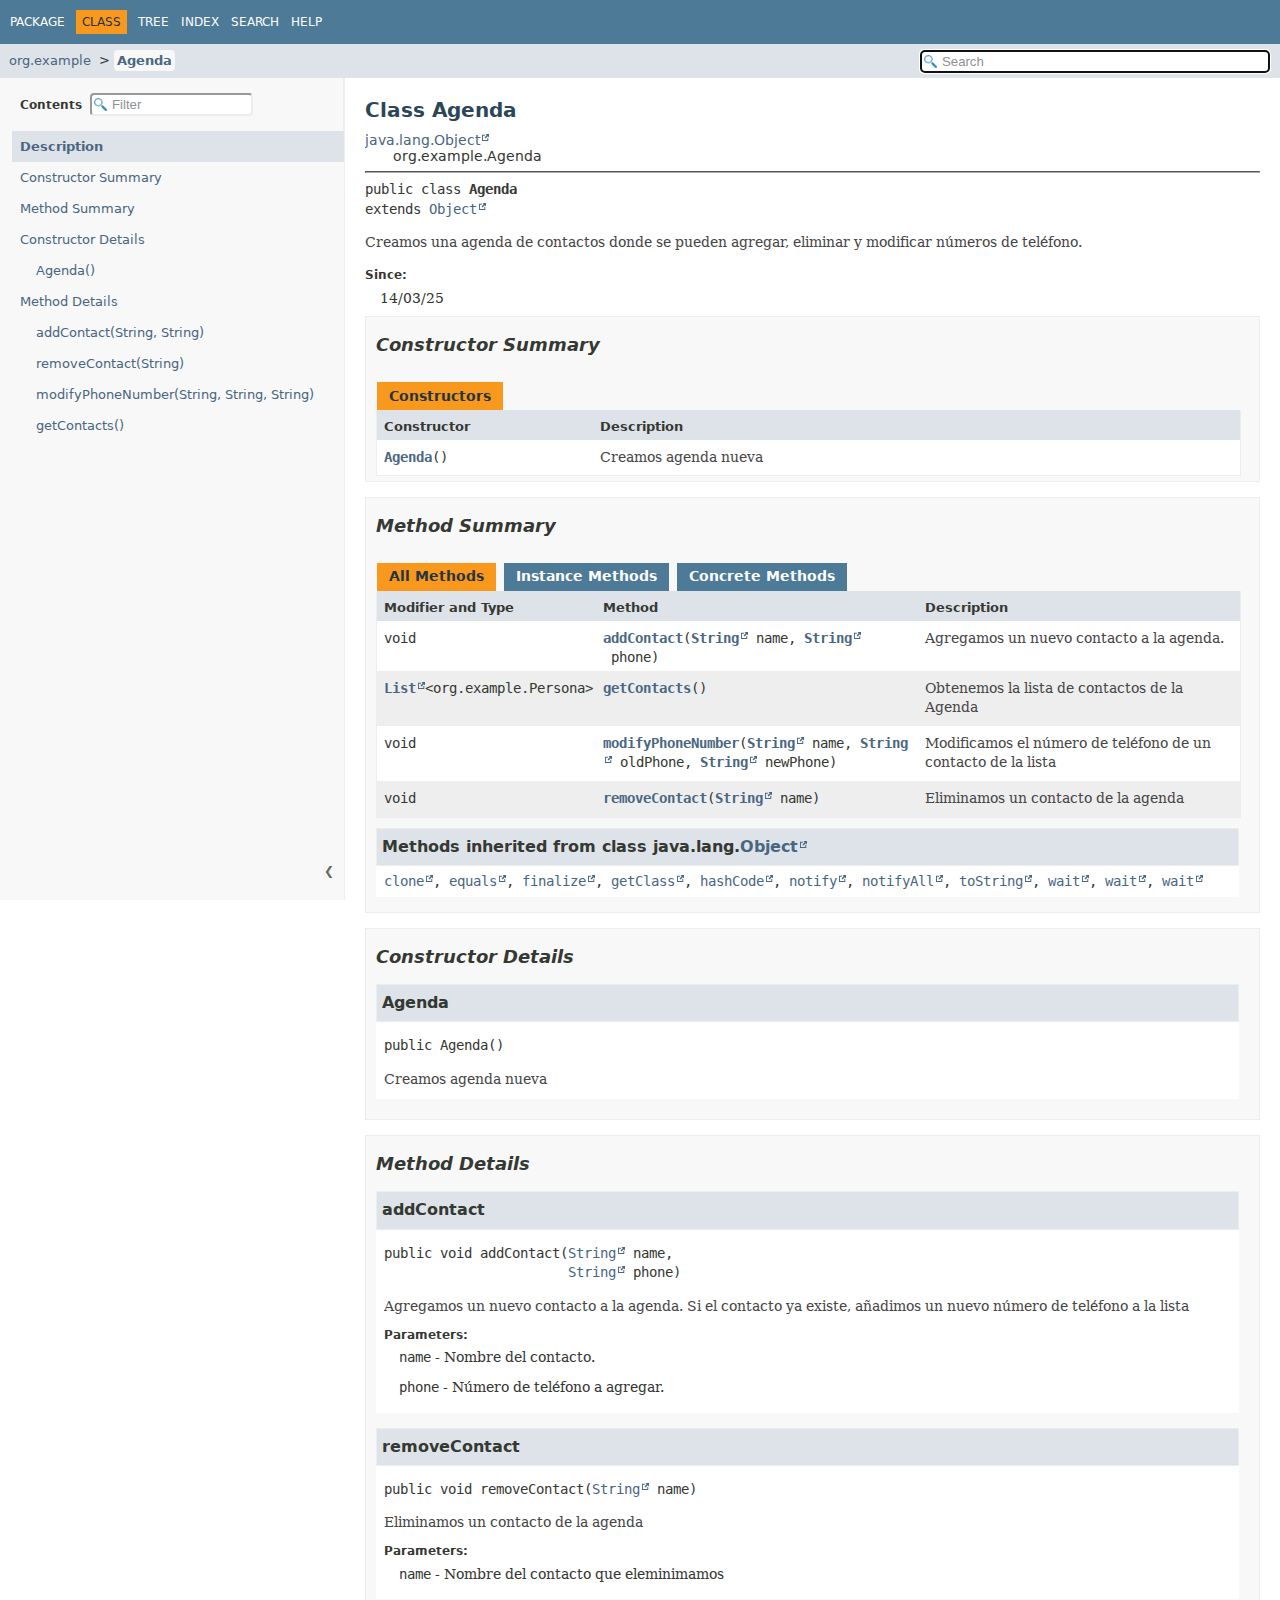
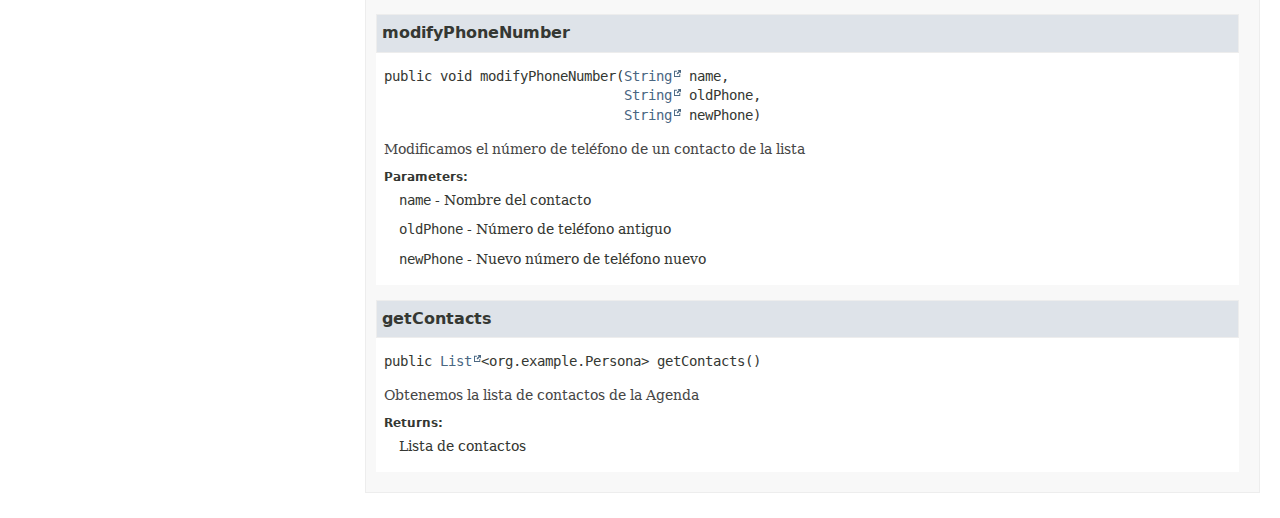
<file: org/example/Agenda.html>
<!DOCTYPE HTML>
<html lang="es">
<head>
<!-- Generated by javadoc (23) on Fri Mar 14 17:11:09 CET 2025 -->
<title>Agenda</title>
<meta name="viewport" content="width=device-width, initial-scale=1">
<meta http-equiv="Content-Type" content="text/html; charset=utf-8">
<meta name="dc.created" content="2025-03-14">
<meta name="description" content="declaration: package: org.example, class: Agenda">
<meta name="generator" content="javadoc/ClassWriter">
<link rel="stylesheet" type="text/css" href="../../resource-files/jquery-ui.min.css" title="Style">
<link rel="stylesheet" type="text/css" href="../../resource-files/stylesheet.css" title="Style">
<script type="text/javascript" src="../../script-files/script.js"></script>
<script type="text/javascript" src="../../script-files/jquery-3.7.1.min.js"></script>
<script type="text/javascript" src="../../script-files/jquery-ui.min.js"></script>
</head>
<body class="class-declaration-page">
<script type="text/javascript">const pathtoroot = "../../";
loadScripts(document, 'script');</script>
<noscript>
<div>JavaScript is disabled on your browser.</div>
</noscript>
<header role="banner">
<nav role="navigation">
<!-- ========= START OF TOP NAVBAR ======= -->
<div class="top-nav" id="navbar-top">
<div class="nav-content">
<div class="nav-menu-button"><button id="navbar-toggle-button" aria-controls="navbar-top" aria-expanded="false" aria-label="Toggle navigation links"><span class="nav-bar-toggle-icon">&nbsp;</span><span class="nav-bar-toggle-icon">&nbsp;</span><span class="nav-bar-toggle-icon">&nbsp;</span></button></div>
<div class="skip-nav"><a href="#skip-navbar-top" title="Skip navigation links">Skip navigation links</a></div>
<ul id="navbar-top-firstrow" class="nav-list" title="Navigation">
<li><a href="package-summary.html">Package</a></li>
<li class="nav-bar-cell1-rev">Class</li>
<li><a href="package-tree.html">Tree</a></li>
<li><a href="../../index-files/index-1.html">Index</a></li>
<li><a href="../../search.html">Search</a></li>
<li><a href="../../help-doc.html#class">Help</a></li>
</ul>
</div>
</div>
<div class="sub-nav">
<div class="nav-content">
<ol class="sub-nav-list">
<li><a href="package-summary.html">org.example</a></li>
<li><a href="Agenda.html" class="current-selection">Agenda</a></li>
</ol>
<div class="nav-list-search">
<input type="text" id="search-input" disabled placeholder="Search" aria-label="Search in documentation" autocomplete="off">
<input type="reset" id="reset-search" disabled value="Reset">
</div>
</div>
</div>
<!-- ========= END OF TOP NAVBAR ========= -->
<span class="skip-nav" id="skip-navbar-top"></span></nav>
</header>
<div class="main-grid">
<nav role="navigation" class="toc" aria-label="Table of contents">
<div class="toc-header">Contents&nbsp;
<input type="text" class="filter-input" disabled placeholder="Filter" aria-label="Filter table of contents" autocomplete="off">
<input type="reset" class="reset-filter" disabled value="Reset">
</div>
<button class="hide-sidebar"><span>Hide sidebar&nbsp;</span>&#10094;</button><button class="show-sidebar">&#10095;<span>&nbsp;Show sidebar</span></button>
<ol class="toc-list">
<li><a href="#" tabindex="0">Description</a></li>
<li><a href="#constructor-summary" tabindex="0">Constructor Summary</a></li>
<li><a href="#method-summary" tabindex="0">Method Summary</a></li>
<li><a href="#constructor-detail" tabindex="0">Constructor Details</a>
<ol class="toc-list">
<li><a href="#%3Cinit%3E()" tabindex="0">Agenda()</a></li>
</ol>
</li>
<li><a href="#method-detail" tabindex="0">Method Details</a>
<ol class="toc-list">
<li><a href="#addContact(java.lang.String,java.lang.String)" tabindex="0">addContact(String, String)</a></li>
<li><a href="#removeContact(java.lang.String)" tabindex="0">removeContact(String)</a></li>
<li><a href="#modifyPhoneNumber(java.lang.String,java.lang.String,java.lang.String)" tabindex="0">modifyPhoneNumber(String, String, String)</a></li>
<li><a href="#getContacts()" tabindex="0">getContacts()</a></li>
</ol>
</li>
</ol>
</nav>
<main role="main">
<!-- ======== START OF CLASS DATA ======== -->
<div class="header">
<h1 title="Class Agenda" class="title">Class Agenda</h1>
</div>
<div class="inheritance" title="Inheritance Tree"><a href="https://docs.oracle.com/en/java/javase/23/docs/api/java.base/java/lang/Object.html" title="class or interface in java.lang" class="external-link">java.lang.Object</a>
<div class="inheritance">org.example.Agenda</div>
</div>
<section class="class-description" id="class-description">
<div class="horizontal-scroll">
<hr>
<div class="type-signature"><span class="modifiers">public class </span><span class="element-name type-name-label">Agenda</span>
<span class="extends-implements">extends <a href="https://docs.oracle.com/en/java/javase/23/docs/api/java.base/java/lang/Object.html" title="class or interface in java.lang" class="external-link">Object</a></span></div>
<div class="block">Creamos una agenda de contactos donde se pueden agregar, eliminar y modificar números de teléfono.</div>
<dl class="notes">
<dt>Since:</dt>
<dd>14/03/25</dd>
</dl>
</div>
</section>
<section class="summary">
<ul class="summary-list">
<!-- ======== CONSTRUCTOR SUMMARY ======== -->
<li>
<section class="constructor-summary" id="constructor-summary">
<h2>Constructor Summary</h2>
<div class="caption"><span>Constructors</span></div>
<div class="summary-table two-column-summary">
<div class="table-header col-first">Constructor</div>
<div class="table-header col-last">Description</div>
<div class="col-constructor-name even-row-color"><code><a href="#%3Cinit%3E()" class="member-name-link">Agenda</a>()</code></div>
<div class="col-last even-row-color">
<div class="block">Creamos agenda nueva</div>
</div>
</div>
</section>
</li>
<!-- ========== METHOD SUMMARY =========== -->
<li>
<section class="method-summary" id="method-summary">
<h2>Method Summary</h2>
<div id="method-summary-table">
<div class="table-tabs" role="tablist" aria-orientation="horizontal"><button id="method-summary-table-tab0" role="tab" aria-selected="true" aria-controls="method-summary-table.tabpanel" tabindex="0" onkeydown="switchTab(event)" onclick="show('method-summary-table', 'method-summary-table', 3)" class="active-table-tab">All Methods</button><button id="method-summary-table-tab2" role="tab" aria-selected="false" aria-controls="method-summary-table.tabpanel" tabindex="-1" onkeydown="switchTab(event)" onclick="show('method-summary-table', 'method-summary-table-tab2', 3)" class="table-tab">Instance Methods</button><button id="method-summary-table-tab4" role="tab" aria-selected="false" aria-controls="method-summary-table.tabpanel" tabindex="-1" onkeydown="switchTab(event)" onclick="show('method-summary-table', 'method-summary-table-tab4', 3)" class="table-tab">Concrete Methods</button></div>
<div id="method-summary-table.tabpanel" role="tabpanel" aria-labelledby="method-summary-table-tab0">
<div class="summary-table three-column-summary">
<div class="table-header col-first">Modifier and Type</div>
<div class="table-header col-second">Method</div>
<div class="table-header col-last">Description</div>
<div class="col-first even-row-color method-summary-table method-summary-table-tab2 method-summary-table-tab4"><code>void</code></div>
<div class="col-second even-row-color method-summary-table method-summary-table-tab2 method-summary-table-tab4"><code><a href="#addContact(java.lang.String,java.lang.String)" class="member-name-link">addContact</a><wbr>(<a href="https://docs.oracle.com/en/java/javase/23/docs/api/java.base/java/lang/String.html" title="class or interface in java.lang" class="external-link">String</a>&nbsp;name,
 <a href="https://docs.oracle.com/en/java/javase/23/docs/api/java.base/java/lang/String.html" title="class or interface in java.lang" class="external-link">String</a>&nbsp;phone)</code></div>
<div class="col-last even-row-color method-summary-table method-summary-table-tab2 method-summary-table-tab4">
<div class="block">Agregamos un nuevo contacto a la agenda.</div>
</div>
<div class="col-first odd-row-color method-summary-table method-summary-table-tab2 method-summary-table-tab4"><code><a href="https://docs.oracle.com/en/java/javase/23/docs/api/java.base/java/util/List.html" title="class or interface in java.util" class="external-link">List</a><wbr>&lt;org.example.Persona&gt;</code></div>
<div class="col-second odd-row-color method-summary-table method-summary-table-tab2 method-summary-table-tab4"><code><a href="#getContacts()" class="member-name-link">getContacts</a>()</code></div>
<div class="col-last odd-row-color method-summary-table method-summary-table-tab2 method-summary-table-tab4">
<div class="block">Obtenemos la lista de contactos de la Agenda</div>
</div>
<div class="col-first even-row-color method-summary-table method-summary-table-tab2 method-summary-table-tab4"><code>void</code></div>
<div class="col-second even-row-color method-summary-table method-summary-table-tab2 method-summary-table-tab4"><code><a href="#modifyPhoneNumber(java.lang.String,java.lang.String,java.lang.String)" class="member-name-link">modifyPhoneNumber</a><wbr>(<a href="https://docs.oracle.com/en/java/javase/23/docs/api/java.base/java/lang/String.html" title="class or interface in java.lang" class="external-link">String</a>&nbsp;name,
 <a href="https://docs.oracle.com/en/java/javase/23/docs/api/java.base/java/lang/String.html" title="class or interface in java.lang" class="external-link">String</a>&nbsp;oldPhone,
 <a href="https://docs.oracle.com/en/java/javase/23/docs/api/java.base/java/lang/String.html" title="class or interface in java.lang" class="external-link">String</a>&nbsp;newPhone)</code></div>
<div class="col-last even-row-color method-summary-table method-summary-table-tab2 method-summary-table-tab4">
<div class="block">Modificamos el número de teléfono de un contacto de la lista</div>
</div>
<div class="col-first odd-row-color method-summary-table method-summary-table-tab2 method-summary-table-tab4"><code>void</code></div>
<div class="col-second odd-row-color method-summary-table method-summary-table-tab2 method-summary-table-tab4"><code><a href="#removeContact(java.lang.String)" class="member-name-link">removeContact</a><wbr>(<a href="https://docs.oracle.com/en/java/javase/23/docs/api/java.base/java/lang/String.html" title="class or interface in java.lang" class="external-link">String</a>&nbsp;name)</code></div>
<div class="col-last odd-row-color method-summary-table method-summary-table-tab2 method-summary-table-tab4">
<div class="block">Eliminamos un contacto de la agenda</div>
</div>
</div>
</div>
</div>
<div class="inherited-list">
<h3 id="methods-inherited-from-class-java.lang.Object">Methods inherited from class&nbsp;java.lang.<a href="https://docs.oracle.com/en/java/javase/23/docs/api/java.base/java/lang/Object.html" title="class or interface in java.lang" class="external-link">Object</a></h3>
<code><a href="https://docs.oracle.com/en/java/javase/23/docs/api/java.base/java/lang/Object.html#clone()" title="class or interface in java.lang" class="external-link">clone</a>, <a href="https://docs.oracle.com/en/java/javase/23/docs/api/java.base/java/lang/Object.html#equals(java.lang.Object)" title="class or interface in java.lang" class="external-link">equals</a>, <a href="https://docs.oracle.com/en/java/javase/23/docs/api/java.base/java/lang/Object.html#finalize()" title="class or interface in java.lang" class="external-link">finalize</a>, <a href="https://docs.oracle.com/en/java/javase/23/docs/api/java.base/java/lang/Object.html#getClass()" title="class or interface in java.lang" class="external-link">getClass</a>, <a href="https://docs.oracle.com/en/java/javase/23/docs/api/java.base/java/lang/Object.html#hashCode()" title="class or interface in java.lang" class="external-link">hashCode</a>, <a href="https://docs.oracle.com/en/java/javase/23/docs/api/java.base/java/lang/Object.html#notify()" title="class or interface in java.lang" class="external-link">notify</a>, <a href="https://docs.oracle.com/en/java/javase/23/docs/api/java.base/java/lang/Object.html#notifyAll()" title="class or interface in java.lang" class="external-link">notifyAll</a>, <a href="https://docs.oracle.com/en/java/javase/23/docs/api/java.base/java/lang/Object.html#toString()" title="class or interface in java.lang" class="external-link">toString</a>, <a href="https://docs.oracle.com/en/java/javase/23/docs/api/java.base/java/lang/Object.html#wait()" title="class or interface in java.lang" class="external-link">wait</a>, <a href="https://docs.oracle.com/en/java/javase/23/docs/api/java.base/java/lang/Object.html#wait(long)" title="class or interface in java.lang" class="external-link">wait</a>, <a href="https://docs.oracle.com/en/java/javase/23/docs/api/java.base/java/lang/Object.html#wait(long,int)" title="class or interface in java.lang" class="external-link">wait</a></code></div>
</section>
</li>
</ul>
</section>
<section class="details">
<ul class="details-list">
<!-- ========= CONSTRUCTOR DETAIL ======== -->
<li>
<section class="constructor-details" id="constructor-detail">
<h2>Constructor Details</h2>
<ul class="member-list">
<li>
<section class="detail" id="&lt;init&gt;()">
<h3>Agenda</h3>
<div class="horizontal-scroll">
<div class="member-signature"><span class="modifiers">public</span>&nbsp;<span class="element-name">Agenda</span>()</div>
<div class="block">Creamos agenda nueva</div>
</div>
</section>
</li>
</ul>
</section>
</li>
<!-- ============ METHOD DETAIL ========== -->
<li>
<section class="method-details" id="method-detail">
<h2>Method Details</h2>
<ul class="member-list">
<li>
<section class="detail" id="addContact(java.lang.String,java.lang.String)">
<h3>addContact</h3>
<div class="horizontal-scroll">
<div class="member-signature"><span class="modifiers">public</span>&nbsp;<span class="return-type">void</span>&nbsp;<span class="element-name">addContact</span><wbr><span class="parameters">(<a href="https://docs.oracle.com/en/java/javase/23/docs/api/java.base/java/lang/String.html" title="class or interface in java.lang" class="external-link">String</a>&nbsp;name,
 <a href="https://docs.oracle.com/en/java/javase/23/docs/api/java.base/java/lang/String.html" title="class or interface in java.lang" class="external-link">String</a>&nbsp;phone)</span></div>
<div class="block">Agregamos un nuevo contacto a la agenda. Si el contacto ya existe, añadimos un nuevo número de teléfono a la lista</div>
<dl class="notes">
<dt>Parameters:</dt>
<dd><code>name</code> - Nombre del contacto.</dd>
<dd><code>phone</code> - Número de teléfono a agregar.</dd>
</dl>
</div>
</section>
</li>
<li>
<section class="detail" id="removeContact(java.lang.String)">
<h3>removeContact</h3>
<div class="horizontal-scroll">
<div class="member-signature"><span class="modifiers">public</span>&nbsp;<span class="return-type">void</span>&nbsp;<span class="element-name">removeContact</span><wbr><span class="parameters">(<a href="https://docs.oracle.com/en/java/javase/23/docs/api/java.base/java/lang/String.html" title="class or interface in java.lang" class="external-link">String</a>&nbsp;name)</span></div>
<div class="block">Eliminamos un contacto de la agenda</div>
<dl class="notes">
<dt>Parameters:</dt>
<dd><code>name</code> - Nombre del contacto que eleminimamos</dd>
</dl>
</div>
</section>
</li>
<li>
<section class="detail" id="modifyPhoneNumber(java.lang.String,java.lang.String,java.lang.String)">
<h3>modifyPhoneNumber</h3>
<div class="horizontal-scroll">
<div class="member-signature"><span class="modifiers">public</span>&nbsp;<span class="return-type">void</span>&nbsp;<span class="element-name">modifyPhoneNumber</span><wbr><span class="parameters">(<a href="https://docs.oracle.com/en/java/javase/23/docs/api/java.base/java/lang/String.html" title="class or interface in java.lang" class="external-link">String</a>&nbsp;name,
 <a href="https://docs.oracle.com/en/java/javase/23/docs/api/java.base/java/lang/String.html" title="class or interface in java.lang" class="external-link">String</a>&nbsp;oldPhone,
 <a href="https://docs.oracle.com/en/java/javase/23/docs/api/java.base/java/lang/String.html" title="class or interface in java.lang" class="external-link">String</a>&nbsp;newPhone)</span></div>
<div class="block">Modificamos el número de teléfono de un contacto de la lista</div>
<dl class="notes">
<dt>Parameters:</dt>
<dd><code>name</code> - Nombre del contacto</dd>
<dd><code>oldPhone</code> - Número de teléfono antiguo</dd>
<dd><code>newPhone</code> - Nuevo número de teléfono nuevo</dd>
</dl>
</div>
</section>
</li>
<li>
<section class="detail" id="getContacts()">
<h3>getContacts</h3>
<div class="horizontal-scroll">
<div class="member-signature"><span class="modifiers">public</span>&nbsp;<span class="return-type"><a href="https://docs.oracle.com/en/java/javase/23/docs/api/java.base/java/util/List.html" title="class or interface in java.util" class="external-link">List</a>&lt;org.example.Persona&gt;</span>&nbsp;<span class="element-name">getContacts</span>()</div>
<div class="block">Obtenemos la lista de contactos de la Agenda</div>
<dl class="notes">
<dt>Returns:</dt>
<dd>Lista de contactos</dd>
</dl>
</div>
</section>
</li>
</ul>
</section>
</li>
</ul>
</section>
<!-- ========= END OF CLASS DATA ========= -->
</main>
</div>
</body>
</html>
</file>
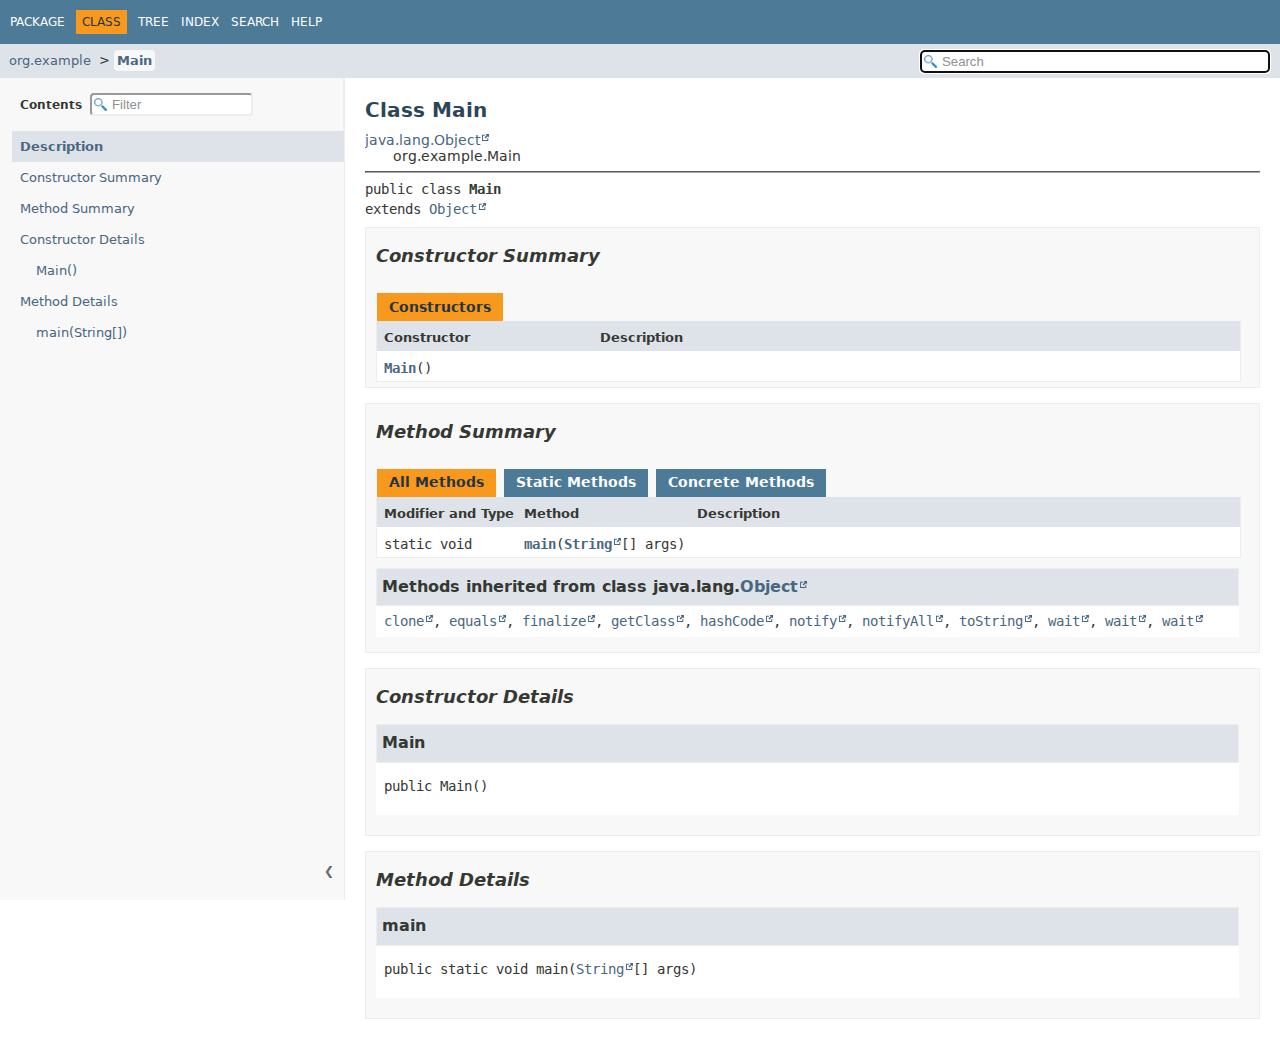
<file: org/example/Main.html>
<!DOCTYPE HTML>
<html lang="es">
<head>
<!-- Generated by javadoc (23) on Fri Mar 14 17:11:09 CET 2025 -->
<title>Main</title>
<meta name="viewport" content="width=device-width, initial-scale=1">
<meta http-equiv="Content-Type" content="text/html; charset=utf-8">
<meta name="dc.created" content="2025-03-14">
<meta name="description" content="declaration: package: org.example, class: Main">
<meta name="generator" content="javadoc/ClassWriter">
<link rel="stylesheet" type="text/css" href="../../resource-files/jquery-ui.min.css" title="Style">
<link rel="stylesheet" type="text/css" href="../../resource-files/stylesheet.css" title="Style">
<script type="text/javascript" src="../../script-files/script.js"></script>
<script type="text/javascript" src="../../script-files/jquery-3.7.1.min.js"></script>
<script type="text/javascript" src="../../script-files/jquery-ui.min.js"></script>
</head>
<body class="class-declaration-page">
<script type="text/javascript">const pathtoroot = "../../";
loadScripts(document, 'script');</script>
<noscript>
<div>JavaScript is disabled on your browser.</div>
</noscript>
<header role="banner">
<nav role="navigation">
<!-- ========= START OF TOP NAVBAR ======= -->
<div class="top-nav" id="navbar-top">
<div class="nav-content">
<div class="nav-menu-button"><button id="navbar-toggle-button" aria-controls="navbar-top" aria-expanded="false" aria-label="Toggle navigation links"><span class="nav-bar-toggle-icon">&nbsp;</span><span class="nav-bar-toggle-icon">&nbsp;</span><span class="nav-bar-toggle-icon">&nbsp;</span></button></div>
<div class="skip-nav"><a href="#skip-navbar-top" title="Skip navigation links">Skip navigation links</a></div>
<ul id="navbar-top-firstrow" class="nav-list" title="Navigation">
<li><a href="package-summary.html">Package</a></li>
<li class="nav-bar-cell1-rev">Class</li>
<li><a href="package-tree.html">Tree</a></li>
<li><a href="../../index-files/index-1.html">Index</a></li>
<li><a href="../../search.html">Search</a></li>
<li><a href="../../help-doc.html#class">Help</a></li>
</ul>
</div>
</div>
<div class="sub-nav">
<div class="nav-content">
<ol class="sub-nav-list">
<li><a href="package-summary.html">org.example</a></li>
<li><a href="Main.html" class="current-selection">Main</a></li>
</ol>
<div class="nav-list-search">
<input type="text" id="search-input" disabled placeholder="Search" aria-label="Search in documentation" autocomplete="off">
<input type="reset" id="reset-search" disabled value="Reset">
</div>
</div>
</div>
<!-- ========= END OF TOP NAVBAR ========= -->
<span class="skip-nav" id="skip-navbar-top"></span></nav>
</header>
<div class="main-grid">
<nav role="navigation" class="toc" aria-label="Table of contents">
<div class="toc-header">Contents&nbsp;
<input type="text" class="filter-input" disabled placeholder="Filter" aria-label="Filter table of contents" autocomplete="off">
<input type="reset" class="reset-filter" disabled value="Reset">
</div>
<button class="hide-sidebar"><span>Hide sidebar&nbsp;</span>&#10094;</button><button class="show-sidebar">&#10095;<span>&nbsp;Show sidebar</span></button>
<ol class="toc-list">
<li><a href="#" tabindex="0">Description</a></li>
<li><a href="#constructor-summary" tabindex="0">Constructor Summary</a></li>
<li><a href="#method-summary" tabindex="0">Method Summary</a></li>
<li><a href="#constructor-detail" tabindex="0">Constructor Details</a>
<ol class="toc-list">
<li><a href="#%3Cinit%3E()" tabindex="0">Main()</a></li>
</ol>
</li>
<li><a href="#method-detail" tabindex="0">Method Details</a>
<ol class="toc-list">
<li><a href="#main(java.lang.String%5B%5D)" tabindex="0">main(String[])</a></li>
</ol>
</li>
</ol>
</nav>
<main role="main">
<!-- ======== START OF CLASS DATA ======== -->
<div class="header">
<h1 title="Class Main" class="title">Class Main</h1>
</div>
<div class="inheritance" title="Inheritance Tree"><a href="https://docs.oracle.com/en/java/javase/23/docs/api/java.base/java/lang/Object.html" title="class or interface in java.lang" class="external-link">java.lang.Object</a>
<div class="inheritance">org.example.Main</div>
</div>
<section class="class-description" id="class-description">
<div class="horizontal-scroll">
<hr>
<div class="type-signature"><span class="modifiers">public class </span><span class="element-name type-name-label">Main</span>
<span class="extends-implements">extends <a href="https://docs.oracle.com/en/java/javase/23/docs/api/java.base/java/lang/Object.html" title="class or interface in java.lang" class="external-link">Object</a></span></div>
</div>
</section>
<section class="summary">
<ul class="summary-list">
<!-- ======== CONSTRUCTOR SUMMARY ======== -->
<li>
<section class="constructor-summary" id="constructor-summary">
<h2>Constructor Summary</h2>
<div class="caption"><span>Constructors</span></div>
<div class="summary-table two-column-summary">
<div class="table-header col-first">Constructor</div>
<div class="table-header col-last">Description</div>
<div class="col-constructor-name even-row-color"><code><a href="#%3Cinit%3E()" class="member-name-link">Main</a>()</code></div>
<div class="col-last even-row-color">&nbsp;</div>
</div>
</section>
</li>
<!-- ========== METHOD SUMMARY =========== -->
<li>
<section class="method-summary" id="method-summary">
<h2>Method Summary</h2>
<div id="method-summary-table">
<div class="table-tabs" role="tablist" aria-orientation="horizontal"><button id="method-summary-table-tab0" role="tab" aria-selected="true" aria-controls="method-summary-table.tabpanel" tabindex="0" onkeydown="switchTab(event)" onclick="show('method-summary-table', 'method-summary-table', 3)" class="active-table-tab">All Methods</button><button id="method-summary-table-tab1" role="tab" aria-selected="false" aria-controls="method-summary-table.tabpanel" tabindex="-1" onkeydown="switchTab(event)" onclick="show('method-summary-table', 'method-summary-table-tab1', 3)" class="table-tab">Static Methods</button><button id="method-summary-table-tab4" role="tab" aria-selected="false" aria-controls="method-summary-table.tabpanel" tabindex="-1" onkeydown="switchTab(event)" onclick="show('method-summary-table', 'method-summary-table-tab4', 3)" class="table-tab">Concrete Methods</button></div>
<div id="method-summary-table.tabpanel" role="tabpanel" aria-labelledby="method-summary-table-tab0">
<div class="summary-table three-column-summary">
<div class="table-header col-first">Modifier and Type</div>
<div class="table-header col-second">Method</div>
<div class="table-header col-last">Description</div>
<div class="col-first even-row-color method-summary-table method-summary-table-tab1 method-summary-table-tab4"><code>static void</code></div>
<div class="col-second even-row-color method-summary-table method-summary-table-tab1 method-summary-table-tab4"><code><a href="#main(java.lang.String%5B%5D)" class="member-name-link">main</a><wbr>(<a href="https://docs.oracle.com/en/java/javase/23/docs/api/java.base/java/lang/String.html" title="class or interface in java.lang" class="external-link">String</a>[]&nbsp;args)</code></div>
<div class="col-last even-row-color method-summary-table method-summary-table-tab1 method-summary-table-tab4">&nbsp;</div>
</div>
</div>
</div>
<div class="inherited-list">
<h3 id="methods-inherited-from-class-java.lang.Object">Methods inherited from class&nbsp;java.lang.<a href="https://docs.oracle.com/en/java/javase/23/docs/api/java.base/java/lang/Object.html" title="class or interface in java.lang" class="external-link">Object</a></h3>
<code><a href="https://docs.oracle.com/en/java/javase/23/docs/api/java.base/java/lang/Object.html#clone()" title="class or interface in java.lang" class="external-link">clone</a>, <a href="https://docs.oracle.com/en/java/javase/23/docs/api/java.base/java/lang/Object.html#equals(java.lang.Object)" title="class or interface in java.lang" class="external-link">equals</a>, <a href="https://docs.oracle.com/en/java/javase/23/docs/api/java.base/java/lang/Object.html#finalize()" title="class or interface in java.lang" class="external-link">finalize</a>, <a href="https://docs.oracle.com/en/java/javase/23/docs/api/java.base/java/lang/Object.html#getClass()" title="class or interface in java.lang" class="external-link">getClass</a>, <a href="https://docs.oracle.com/en/java/javase/23/docs/api/java.base/java/lang/Object.html#hashCode()" title="class or interface in java.lang" class="external-link">hashCode</a>, <a href="https://docs.oracle.com/en/java/javase/23/docs/api/java.base/java/lang/Object.html#notify()" title="class or interface in java.lang" class="external-link">notify</a>, <a href="https://docs.oracle.com/en/java/javase/23/docs/api/java.base/java/lang/Object.html#notifyAll()" title="class or interface in java.lang" class="external-link">notifyAll</a>, <a href="https://docs.oracle.com/en/java/javase/23/docs/api/java.base/java/lang/Object.html#toString()" title="class or interface in java.lang" class="external-link">toString</a>, <a href="https://docs.oracle.com/en/java/javase/23/docs/api/java.base/java/lang/Object.html#wait()" title="class or interface in java.lang" class="external-link">wait</a>, <a href="https://docs.oracle.com/en/java/javase/23/docs/api/java.base/java/lang/Object.html#wait(long)" title="class or interface in java.lang" class="external-link">wait</a>, <a href="https://docs.oracle.com/en/java/javase/23/docs/api/java.base/java/lang/Object.html#wait(long,int)" title="class or interface in java.lang" class="external-link">wait</a></code></div>
</section>
</li>
</ul>
</section>
<section class="details">
<ul class="details-list">
<!-- ========= CONSTRUCTOR DETAIL ======== -->
<li>
<section class="constructor-details" id="constructor-detail">
<h2>Constructor Details</h2>
<ul class="member-list">
<li>
<section class="detail" id="&lt;init&gt;()">
<h3>Main</h3>
<div class="horizontal-scroll">
<div class="member-signature"><span class="modifiers">public</span>&nbsp;<span class="element-name">Main</span>()</div>
</div>
</section>
</li>
</ul>
</section>
</li>
<!-- ============ METHOD DETAIL ========== -->
<li>
<section class="method-details" id="method-detail">
<h2>Method Details</h2>
<ul class="member-list">
<li>
<section class="detail" id="main(java.lang.String[])">
<h3>main</h3>
<div class="horizontal-scroll">
<div class="member-signature"><span class="modifiers">public static</span>&nbsp;<span class="return-type">void</span>&nbsp;<span class="element-name">main</span><wbr><span class="parameters">(<a href="https://docs.oracle.com/en/java/javase/23/docs/api/java.base/java/lang/String.html" title="class or interface in java.lang" class="external-link">String</a>[]&nbsp;args)</span></div>
</div>
</section>
</li>
</ul>
</section>
</li>
</ul>
</section>
<!-- ========= END OF CLASS DATA ========= -->
</main>
</div>
</body>
</html>
</file>
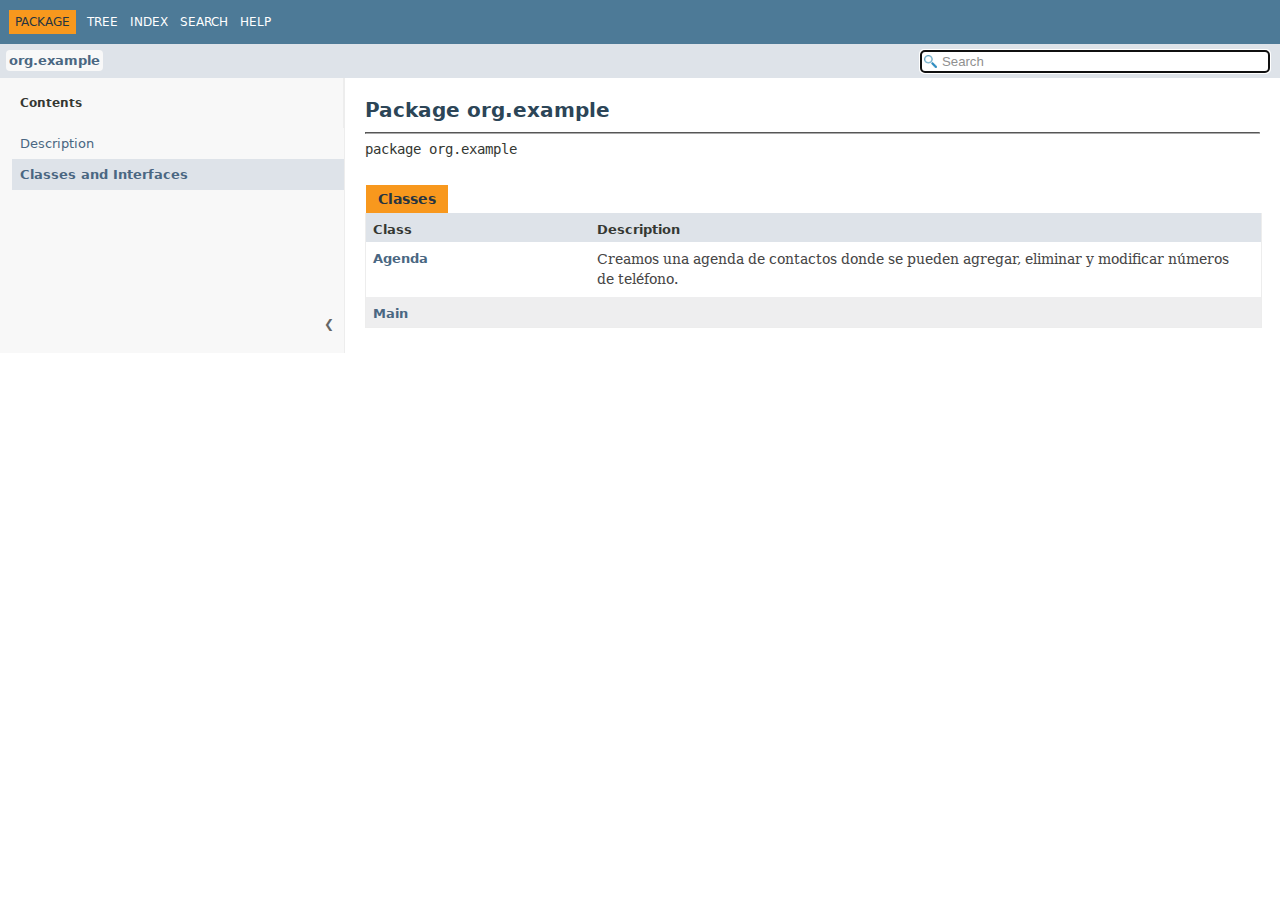
<file: org/example/package-summary.html>
<!DOCTYPE HTML>
<html lang="es">
<head>
<!-- Generated by javadoc (23) on Fri Mar 14 17:11:09 CET 2025 -->
<title>org.example</title>
<meta name="viewport" content="width=device-width, initial-scale=1">
<meta http-equiv="Content-Type" content="text/html; charset=utf-8">
<meta name="dc.created" content="2025-03-14">
<meta name="description" content="declaration: package: org.example">
<meta name="generator" content="javadoc/PackageWriter">
<link rel="stylesheet" type="text/css" href="../../resource-files/jquery-ui.min.css" title="Style">
<link rel="stylesheet" type="text/css" href="../../resource-files/stylesheet.css" title="Style">
<script type="text/javascript" src="../../script-files/script.js"></script>
<script type="text/javascript" src="../../script-files/jquery-3.7.1.min.js"></script>
<script type="text/javascript" src="../../script-files/jquery-ui.min.js"></script>
</head>
<body class="package-declaration-page">
<script type="text/javascript">const pathtoroot = "../../";
loadScripts(document, 'script');</script>
<noscript>
<div>JavaScript is disabled on your browser.</div>
</noscript>
<header role="banner">
<nav role="navigation">
<!-- ========= START OF TOP NAVBAR ======= -->
<div class="top-nav" id="navbar-top">
<div class="nav-content">
<div class="nav-menu-button"><button id="navbar-toggle-button" aria-controls="navbar-top" aria-expanded="false" aria-label="Toggle navigation links"><span class="nav-bar-toggle-icon">&nbsp;</span><span class="nav-bar-toggle-icon">&nbsp;</span><span class="nav-bar-toggle-icon">&nbsp;</span></button></div>
<div class="skip-nav"><a href="#skip-navbar-top" title="Skip navigation links">Skip navigation links</a></div>
<ul id="navbar-top-firstrow" class="nav-list" title="Navigation">
<li class="nav-bar-cell1-rev">Package</li>
<li><a href="package-tree.html">Tree</a></li>
<li><a href="../../index-files/index-1.html">Index</a></li>
<li><a href="../../search.html">Search</a></li>
<li><a href="../../help-doc.html#package">Help</a></li>
</ul>
</div>
</div>
<div class="sub-nav">
<div class="nav-content">
<ol class="sub-nav-list">
<li><a href="package-summary.html" class="current-selection">org.example</a></li>
</ol>
<div class="nav-list-search">
<input type="text" id="search-input" disabled placeholder="Search" aria-label="Search in documentation" autocomplete="off">
<input type="reset" id="reset-search" disabled value="Reset">
</div>
</div>
</div>
<!-- ========= END OF TOP NAVBAR ========= -->
<span class="skip-nav" id="skip-navbar-top"></span></nav>
</header>
<div class="main-grid">
<nav role="navigation" class="toc" aria-label="Table of contents">
<div class="toc-header">Contents</div>
<button class="hide-sidebar"><span>Hide sidebar&nbsp;</span>&#10094;</button><button class="show-sidebar">&#10095;<span>&nbsp;Show sidebar</span></button>
<ol class="toc-list">
<li><a href="#" tabindex="0">Description</a></li>
<li><a href="#class-summary" tabindex="0">Classes and Interfaces</a></li>
</ol>
</nav>
<main role="main">
<div class="header">
<h1 title="Package org.example" class="title">Package org.example</h1>
</div>
<hr>
<div class="horizontal-scroll">
<div class="package-signature">package <span class="element-name">org.example</span></div>
</div>
<section class="summary">
<ul class="summary-list">
<li>
<div id="class-summary">
<div class="caption"><span>Classes</span></div>
<div class="summary-table two-column-summary">
<div class="table-header col-first">Class</div>
<div class="table-header col-last">Description</div>
<div class="col-first even-row-color class-summary class-summary-tab2"><a href="Agenda.html" title="class in org.example">Agenda</a></div>
<div class="col-last even-row-color class-summary class-summary-tab2">
<div class="block">Creamos una agenda de contactos donde se pueden agregar, eliminar y modificar números de teléfono.</div>
</div>
<div class="col-first odd-row-color class-summary class-summary-tab2"><a href="Main.html" title="class in org.example">Main</a></div>
<div class="col-last odd-row-color class-summary class-summary-tab2">&nbsp;</div>
</div>
</div>
</li>
</ul>
</section>
</main>
</div>
</body>
</html>
</file>
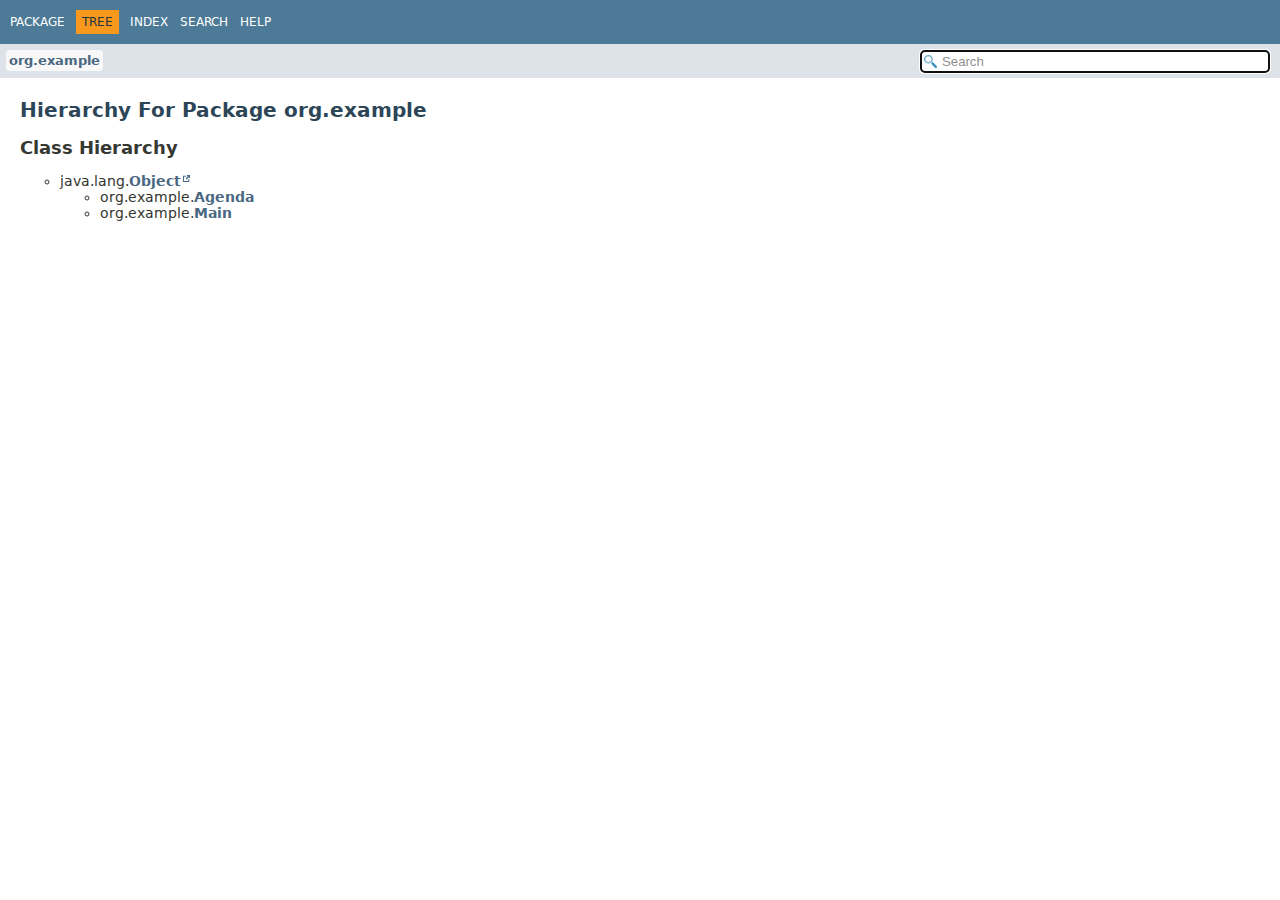
<file: org/example/package-tree.html>
<!DOCTYPE HTML>
<html lang="es">
<head>
<!-- Generated by javadoc (23) on Fri Mar 14 17:11:09 CET 2025 -->
<title>org.example Class Hierarchy</title>
<meta name="viewport" content="width=device-width, initial-scale=1">
<meta http-equiv="Content-Type" content="text/html; charset=utf-8">
<meta name="dc.created" content="2025-03-14">
<meta name="description" content="tree: package: org.example">
<meta name="generator" content="javadoc/PackageTreeWriter">
<link rel="stylesheet" type="text/css" href="../../resource-files/jquery-ui.min.css" title="Style">
<link rel="stylesheet" type="text/css" href="../../resource-files/stylesheet.css" title="Style">
<script type="text/javascript" src="../../script-files/script.js"></script>
<script type="text/javascript" src="../../script-files/jquery-3.7.1.min.js"></script>
<script type="text/javascript" src="../../script-files/jquery-ui.min.js"></script>
</head>
<body class="package-tree-page">
<script type="text/javascript">const pathtoroot = "../../";
loadScripts(document, 'script');</script>
<noscript>
<div>JavaScript is disabled on your browser.</div>
</noscript>
<header role="banner">
<nav role="navigation">
<!-- ========= START OF TOP NAVBAR ======= -->
<div class="top-nav" id="navbar-top">
<div class="nav-content">
<div class="nav-menu-button"><button id="navbar-toggle-button" aria-controls="navbar-top" aria-expanded="false" aria-label="Toggle navigation links"><span class="nav-bar-toggle-icon">&nbsp;</span><span class="nav-bar-toggle-icon">&nbsp;</span><span class="nav-bar-toggle-icon">&nbsp;</span></button></div>
<div class="skip-nav"><a href="#skip-navbar-top" title="Skip navigation links">Skip navigation links</a></div>
<ul id="navbar-top-firstrow" class="nav-list" title="Navigation">
<li><a href="package-summary.html">Package</a></li>
<li class="nav-bar-cell1-rev">Tree</li>
<li><a href="../../index-files/index-1.html">Index</a></li>
<li><a href="../../search.html">Search</a></li>
<li><a href="../../help-doc.html#tree">Help</a></li>
</ul>
</div>
</div>
<div class="sub-nav">
<div class="nav-content">
<ol class="sub-nav-list">
<li><a href="package-summary.html" class="current-selection">org.example</a></li>
</ol>
<div class="nav-list-search">
<input type="text" id="search-input" disabled placeholder="Search" aria-label="Search in documentation" autocomplete="off">
<input type="reset" id="reset-search" disabled value="Reset">
</div>
</div>
</div>
<!-- ========= END OF TOP NAVBAR ========= -->
<span class="skip-nav" id="skip-navbar-top"></span></nav>
</header>
<div class="main-grid">
<main role="main">
<div class="header">
<h1 class="title">Hierarchy For Package org.example</h1>
</div>
<section class="hierarchy">
<h2 title="Class Hierarchy">Class Hierarchy</h2>
<ul>
<li class="circle">java.lang.<a href="https://docs.oracle.com/en/java/javase/23/docs/api/java.base/java/lang/Object.html" class="type-name-link external-link" title="class or interface in java.lang">Object</a>
<ul>
<li class="circle">org.example.<a href="Agenda.html" class="type-name-link" title="class in org.example">Agenda</a></li>
<li class="circle">org.example.<a href="Main.html" class="type-name-link" title="class in org.example">Main</a></li>
</ul>
</li>
</ul>
</section>
</main>
</div>
</body>
</html>
</file>
<file: resource-files/stylesheet.css>
/*
 * Copyright (c) 2010, 2024, Oracle and/or its affiliates. All rights reserved.
 * DO NOT ALTER OR REMOVE COPYRIGHT NOTICES OR THIS FILE HEADER.
 *
 * Licensed under the Universal Permissive License v 1.0 as shown at https://oss.oracle.com/licenses/upl/
 */

/*
 * Javadoc style sheet
 */

@import url('fonts/dejavu.css');

/*
 * These CSS custom properties (variables) define the core color and font
 * properties used in this stylesheet.
 */
:root {
    /* body, block and code fonts */
    --body-font-family: 'DejaVu Sans', Arial, Helvetica, sans-serif;
    --block-font-family: 'DejaVu Serif', Georgia, "Times New Roman", Times, serif;
    --code-font-family: 'DejaVu Sans Mono', monospace;
    /* Base font sizes for body and code elements */
    --body-font-size: 14px;
    --block-font-size: 14px;
    --code-font-size: 14px;
    --nav-font-size: 13.2px;
    /* Line height for continuous text blocks */
    --block-line-height: 1.4em;
    /* Text colors for body and block elements */
    --body-text-color: #353833;
    --block-text-color: #474747;
    /* Background colors for various structural elements */
    --body-background-color: #ffffff;
    --section-background-color: #f8f8f8;
    --detail-background-color: #ffffff;
    /* Colors for navigation bar and table captions */
    --navbar-background-color: #4D7A97;
    --navbar-text-color: #ffffff;
    /* Background color for subnavigation and various headers */
    --subnav-background-color: #dee3e9;
    /* Background and text colors for selected tabs and navigation items */
    --selected-background-color: #f8981d;
    --selected-text-color: #253441;
    --selected-link-color: #1f389c;
    /* Background colors for generated tables */
    --even-row-color: #ffffff;
    --odd-row-color: #eeeeef;
    /* Text color for page title */
    --title-color: #2c4557;
    /* Text colors for links */
    --link-color: #4A6782;
    --link-color-active: #bb7a2a;
    /* Snippet colors */
    --snippet-background-color: #ebecee;
    --snippet-text-color: var(--block-text-color);
    --snippet-highlight-color: #f7c590;
    /* Border colors for structural elements and user defined tables */
    --border-color: #ededed;
    --table-border-color: #000000;
    /* Search input colors */
    --search-input-background-color: #ffffff;
    --search-input-text-color: #000000;
    --search-input-placeholder-color: #909090;
    /* Highlight color for active search tag target */
    --search-tag-highlight-color: #ffff00;
    /* Adjustments for icon and active background colors of copy-to-clipboard buttons */
    --copy-icon-brightness: 100%;
    --copy-button-background-color-active: rgba(168, 168, 176, 0.3);
    /* Colors for invalid tag notifications */
    --invalid-tag-background-color: #ffe6e6;
    --invalid-tag-text-color: #000000;
    /* Navigation bar dimensions */
    --top-nav-height: 44px;
    --sub-nav-height: 34px;
    --nav-height: calc(var(--top-nav-height) + var(--sub-nav-height));
    scroll-behavior: smooth;
}
/*
 * Styles for individual HTML elements.
 *
 * These are styles that are specific to individual HTML elements. Changing them affects the style of a particular
 * HTML element throughout the page.
 */
body {
    background-color:var(--body-background-color);
    color:var(--body-text-color);
    font-family:var(--body-font-family);
    font-size:var(--body-font-size);
    margin:0;
    padding:0;
    height:100%;
    width:100%;
}
main [id] {
    scroll-margin-top: calc(var(--nav-height) + 6px);
}
a:link, a:visited {
    text-decoration:none;
    color:var(--link-color);
}
a[href]:hover, a[href]:active {
    text-decoration:none;
    color:var(--link-color-active);
}
pre {
    font-family:var(--code-font-family);
    font-size:var(--code-font-size);
}
h1 {
    font-size:1.428em;
}
h2 {
    font-size:1.285em;
}
h3 {
    font-size:1.14em;
}
h4 {
    font-size:1.072em;
}
h5 {
    font-size:1.001em;
}
h6 {
    font-size:0.93em;
}
/* Disable font boosting for selected elements */
h1, h2, h3, h4, h5, h6, div.member-signature {
    max-height: 1000em;
}
ul {
    list-style-type:disc;
}
code, tt {
    font-family:var(--code-font-family);
}
:not(h1, h2, h3, h4, h5, h6) > code,
:not(h1, h2, h3, h4, h5, h6) > tt {
    font-size:var(--code-font-size);
    line-height:1.4em;
}
dt code {
    font-family:var(--code-font-family);
    font-size:1em;
    padding-top:4px;
}
.summary-table dt code {
    font-family:var(--code-font-family);
    font-size:1em;
    vertical-align:top;
    padding-top:4px;
}
sup {
    font-size:8px;
}
button {
    font-family: var(--body-font-family);
    font-size: 1em;
}
hr {
    border-color: #aaa;
}
/*
 * Styles for HTML generated by javadoc.
 *
 * These are style classes that are used by the standard doclet to generate HTML documentation.
 */

/*
 * Styles for document title and copyright.
 */
.about-language {
    flex: 0 0 auto;
    padding:0 20px;
    margin:0;
    font-size:0.915em;
    max-width: 50%;
    white-space: nowrap;
}
.legal-copy {
}
/*
 * Styles for navigation bar.
 */
@media screen {
    header {
        position:sticky;
        top:0;
        z-index:2;
        background: var(--body-background-color);
    }
}
.nav-content {
    display:flex;
    flex-direction: row;
    align-items: center;
    width: 100%;
    height: 100%;
}
.top-nav {
    background-color:var(--navbar-background-color);
    color:var(--navbar-text-color);
    width:100%;
    height:var(--top-nav-height);
    overflow:visible;
    font-size:0.857em;
    position:relative;
}
.top-nav nav.toc {
    display: none;
    flex-direction: column;
}
.top-nav nav.toc button.show-sidebar,
.top-nav nav.toc button.hide-sidebar {
    display: none;
}
button#navbar-toggle-button {
    display:none;
}
ul.nav-list {
    display:inline-flex;
    margin:0;
    padding-left:4px;
    flex: 1 1 auto;
    white-space: nowrap;
}
ul.nav-list li {
    list-style:none;
    padding: 5px 6px;
    text-transform:uppercase;
    height: 1.2em;
}
div.sub-nav {
    background-color:var(--subnav-background-color);
    width:100%;
    overflow:hidden;
    font-size:var(--nav-font-size);
    height: var(--sub-nav-height);
}
ol.sub-nav-list {
    flex: 1 1 90%;
    line-height: 1.8em;
    display: inline-flex;
    overflow: auto;
    scroll-snap-type: x mandatory;
    scroll-padding-left: 13px;
    scrollbar-width: none;
    padding-left:6px;
    white-space: nowrap;
    margin:0;
}
ol.sub-nav-list::-webkit-scrollbar {
    display: none;
}
ol.sub-nav-list li {
    list-style:none;
    scroll-snap-align: start;
}
ol.sub-nav-list li:not(:first-child) {
    list-style-type: " > ";
    margin-left: 20px;
}
ol.sub-nav-list a {
    padding: 3px;
}
ol.sub-nav-list a.current-selection {
    background-color: var(--section-background-color);
    border-radius: 4px;
}
.sub-nav .nav-list-search {
    flex: 1 1 10%;
    margin:0;
    padding:6px;
    position:relative;
    white-space: nowrap;
}
.top-nav .nav-list a:link, .top-nav .nav-list a:active, .top-nav .nav-list a:visited {
    color:var(--navbar-text-color);
    text-decoration:none;
    text-transform:uppercase;
}
.top-nav .nav-list a:hover {
    color:var(--link-color-active);
}
.nav-bar-cell1-rev {
    background-color:var(--selected-background-color);
    color:var(--selected-text-color);
    margin: 0 5px;
}
.skip-nav {
    position:absolute;
    top:auto;
    left:-9999px;
    overflow:hidden;
}
/*
 * Hide navigation links and search box in print layout
 */
@media print {
    ul.nav-list, div.sub-nav  {
        display:none;
    }
}
/*
 * Styles for page header.
 */
.title {
    color:var(--title-color);
    margin:10px 0;
}
.sub-title {
    margin:5px 0 0 0;
}
ul.contents-list {
    margin: 0 0 15px 0;
    padding: 0;
    list-style: none;
}
ul.contents-list li {
    font-size:0.93em;
}
/*
 * Styles for headings.
 */
body.class-declaration-page .summary h2,
body.class-declaration-page .details h2,
body.class-use-page h2,
body.module-declaration-page .block-list h2 {
    font-style: italic;
    padding:0;
    margin:15px 0;
    overflow-x:auto;
}
body.class-declaration-page .summary h3,
body.class-declaration-page .details h3 {
    background-color:var(--subnav-background-color);
    border:1px solid var(--border-color);
    margin:0 0 6px -8px;
    padding:7px 5px;
    overflow-x:auto;
}
/*
 * Styles for page layout containers.
 */
.main-grid {
    display: flex;
    flex-direction: row;
}
.main-grid main {
    flex: 2.6 1 0;
    min-width: 240px
}
.main-grid nav.toc {
    flex: 1 1 0;
    min-width: 240px;
}
main {
    clear:both;
    padding:10px 20px;
    position:relative;
}
section[id$=-description] :is(dl, ol, ul, p, div, blockquote, pre):last-child,
section[id$=-description] :is(dl, ol, ul):last-child > :is(li, dd):last-child {
    margin-bottom:4px;
}
dl.notes > dt {
    font-family: var(--body-font-family);
    font-size:0.856em;
    font-weight:bold;
    margin:10px 0 0 0;
    color:var(--body-text-color);
}
dl.notes > dd {
    margin:5px 10px 10px 15px;
    font-size:var(--block-font-size);
    font-family:var(--block-font-family);
}
dl.notes > dd > ul, dl.notes > dd > ol {
    margin-bottom: 1em;
    margin-top: 1em;
}
dl.name-value > dt {
    margin-left:1px;
    font-size:1.1em;
    display:inline;
    font-weight:bold;
}
dl.name-value > dd {
    margin:0 0 0 1px;
    font-size:1.1em;
    display:inline;
}
/*
 * Styles for table of contents.
 */
.main-grid nav.toc {
    background-color: var(--section-background-color);
    border-right: 1px solid var(--border-color);
    position: sticky;
    top: calc(var(--nav-height));
    max-height: calc(100vh - var(--nav-height));
    display: flex;
    flex-direction: column;
    font-family: var(--body-font-family);
    z-index: 1;
}
.main-grid nav.toc div.toc-header {
    background-color: var(--section-background-color);
    border-right: 1px solid var(--border-color);
    top: var(--nav-height);
    z-index: 1;
    padding: 15px 20px;
}
.main-grid nav.toc > ol.toc-list {
    max-height: calc(100vh - var(--nav-height) - 100px);
    padding-left: 12px;
}
.main-grid nav.toc button {
    position: absolute;
    bottom: 16px;
    z-index: 3;
    background-color: var(--section-background-color);
    color: #666666;
    font-size: 0.76rem;
    border: none;
    cursor: pointer;
    padding: 6px 10px;
    white-space: nowrap;
}
.main-grid nav.toc button.hide-sidebar {
    right: 0;
}
.main-grid nav.toc button.show-sidebar {
    left: 0;
    display: none;
}
.main-grid nav.toc button span {
    display: none;
}
.main-grid nav.toc button:hover {
    color: var(--body-text-color);
    border: 1px solid var(--subnav-background-color);
}
.main-grid nav.toc button:active {
    background-color: var(--subnav-background-color);
    color: var(--link-color-active);
}
.main-grid nav.toc button:hover span,
.main-grid nav.toc button:active span  {
    display: inline;
}
.main-grid nav.toc button:hover {
    box-shadow: 1px 1px 5px rgba(0,0,0,0.2);
}
.main-grid nav.toc.hide-sidebar {
    min-width: revert;
    max-width: 28px;
}
.main-grid nav.toc.hide-sidebar div.toc-header,
.main-grid nav.toc.hide-sidebar ol.toc-list,
.main-grid nav.toc.hide-sidebar button.hide-sidebar {
    display: none;
}
.main-grid nav.toc.hide-sidebar button.show-sidebar {
    display: inline;
}
nav.toc div.toc-header {
    padding: 15px;
    display: inline-flex;
    align-items: center;
    color: var(--body-text-color);
    background-color: var(--body-background-color);
    font-size: 0.856em;
    font-weight: bold;
    white-space: nowrap;
    overflow-x: hidden;
    position: sticky;
    min-height: 20px;
}
nav.toc > ol.toc-list {
    overflow: hidden auto;
    overscroll-behavior: contain;
}
nav.toc ol.toc-list {
    list-style: none;
    padding-left: 8px;
    margin: 0;
}
nav.toc ol.toc-list ol.toc-list {
    margin-left: 8px;
}
nav.toc ol.toc-list li {
    margin: 0;
    font-size: var(--nav-font-size);
    overflow-x: hidden;
}
a.current-selection {
    font-weight: bold;
}
nav.toc a {
    display: block;
    padding: 8px;
}
nav.toc a.current-selection {
    background-color: var(--subnav-background-color);
}
/*
 * Styles for lists.
 */
li.circle {
    list-style:circle;
}
ul.horizontal li {
    display:inline;
    font-size:0.9em;
}
div.inheritance {
    margin:0;
    padding:0;
}
div.inheritance div.inheritance {
    margin-left:2em;
}
main > div.inheritance {
    overflow-x:auto;
}
ul.block-list,
ul.details-list,
ul.member-list,
ul.summary-list {
    margin:4px 0 10px 0;
    padding:0;
}
ul.block-list > li,
ul.details-list > li,
ul.member-list > li,
ul.summary-list > li {
    list-style:none;
    margin-bottom:15px;
    line-height:1.4;
}
ul.ref-list {
  padding:0;
  margin:0;
}
ul.ref-list > li {
    list-style:none;
}
.summary-table dl, .summary-table dl dt, .summary-table dl dd {
    margin-top:0;
    margin-bottom:1px;
}
dl.notes > dd > ul.tag-list, dl.notes > dd > ul.tag-list-long {
    padding-left: 0;
    margin: 0;
    list-style: none;
}
ul.tag-list li {
    display: inline;
}
ul.tag-list li:not(:last-child):after,
ul.tag-list-long li:not(:last-child):after
{
    content: ", ";
    white-space: pre-wrap;
}
ul.preview-feature-list {
    list-style: none;
    margin:0;
    padding:0.1em;
    line-height: 1.6em;
}
/*
 * Styles for tables.
 */
.summary-table, .details-table {
    width:100%;
    border-spacing:0;
    border:1px solid var(--border-color);
    border-top:0;
    padding:0;
}
.caption {
    position:relative;
    text-align:left;
    background-repeat:no-repeat;
    color:var(--selected-text-color);
    clear:none;
    overflow:hidden;
    padding: 10px 0 0 1px;
    margin:0;
}
.caption a:link, .caption a:visited {
    color:var(--selected-link-color);
}
.caption a:hover,
.caption a:active {
    color:var(--navbar-text-color);
}
.caption span {
    font-weight:bold;
    white-space:nowrap;
    padding:5px 12px 7px 12px;
    display:inline-block;
    float:left;
    background-color:var(--selected-background-color);
    border: none;
    height:16px;
}
div.table-tabs {
    padding: 10px 0 0 1px;
    margin: 0;
}
div.table-tabs > button {
    border: none;
    cursor: pointer;
    padding: 5px 12px 7px 12px;
    font-weight: bold;
    margin-right: 8px;
}
div.table-tabs > .active-table-tab {
    background: var(--selected-background-color);
    color: var(--selected-text-color);
}
div.table-tabs > button.table-tab {
    background: var(--navbar-background-color);
    color: var(--navbar-text-color);
}
.two-column-search-results {
    display: grid;
    grid-template-columns: minmax(400px, max-content) minmax(400px, auto);
}
div.checkboxes {
    line-height: 2em;
}
div.checkboxes > span {
    margin-left: 10px;
}
div.checkboxes > label {
    margin-left: 8px;
    white-space: nowrap;
}
div.checkboxes > label > input {
    margin: 0 2px;
}
.two-column-summary {
    display: grid;
    grid-template-columns: minmax(25%, max-content) minmax(25%, auto);
}
.three-column-summary {
    display: grid;
    grid-template-columns: minmax(15%, max-content) minmax(20%, max-content) minmax(20%, auto);
}
.three-column-release-summary {
    display: grid;
    grid-template-columns: minmax(40%, max-content) minmax(10%, max-content) minmax(40%, auto);
}
.four-column-summary {
    display: grid;
    grid-template-columns: minmax(10%, max-content) minmax(15%, max-content) minmax(15%, max-content) minmax(15%, auto);
}
@media screen and (max-width: 1000px) {
    .four-column-summary {
        display: grid;
        grid-template-columns: minmax(15%, max-content) minmax(15%, auto);
    }
}
@media screen and (max-width: 800px) {
    .two-column-search-results {
        display: grid;
        grid-template-columns: minmax(40%, max-content) minmax(40%, auto);
    }
    .three-column-summary {
        display: grid;
        grid-template-columns: minmax(10%, max-content) minmax(25%, auto);
    }
    .three-column-release-summary {
        display: grid;
        grid-template-columns: minmax(70%, max-content) minmax(30%, max-content)
    }
    .three-column-summary .col-last,
    .three-column-release-summary .col-last{
        grid-column-end: span 2;
    }
}
@media screen and (max-width: 600px) {
    .two-column-summary {
        display: grid;
        grid-template-columns: 1fr;
    }
}
.summary-table > div, .details-table > div {
    text-align:left;
    padding: 8px 3px 3px 7px;
    overflow: auto hidden;
    scrollbar-width: thin;
}
.col-first, .col-second, .col-last, .col-constructor-name, .col-summary-item-name {
    vertical-align:top;
    padding-right:0;
    padding-top:8px;
    padding-bottom:3px;
}
.table-header {
    background:var(--subnav-background-color);
    font-weight: bold;
}
/* Sortable table columns */
.table-header[onclick] {
    cursor: pointer;
}
.table-header[onclick]::after {
    content:"";
    display:inline-block;
    background-image:url('data:image/svg+xml; utf8, \
    <svg xmlns="http://www.w3.org/2000/svg" width="125" height="170"> \
    <path d="M10.101 57.059L63.019 4.142l52.917 52.917M10.101 86.392l52.917 52.917 52.917-52.917" style="opacity:.35;"/></svg>');
    background-size:100% 100%;
    width:9px;
    height:14px;
    margin-left:4px;
    margin-bottom:-3px;
}
.table-header[onclick].sort-asc::after {
    background-image:url('data:image/svg+xml; utf8, \
    <svg xmlns="http://www.w3.org/2000/svg" width="125" height="170"> \
    <path d="M10.101 57.059L63.019 4.142l52.917 52.917" style="opacity:.75;"/> \
    <path d="M10.101 86.392l52.917 52.917 52.917-52.917" style="opacity:.35;"/></svg>');

}
.table-header[onclick].sort-desc::after {
    background-image:url('data:image/svg+xml; utf8, \
    <svg xmlns="http://www.w3.org/2000/svg" width="125" height="170"> \
    <path d="M10.101 57.059L63.019 4.142l52.917 52.917" style="opacity:.35;"/> \
    <path d="M10.101 86.392l52.917 52.917 52.917-52.917" style="opacity:.75;"/></svg>');
}
.col-first, .col-first {
    font-size:0.93em;
}
.col-second, .col-second, .col-last, .col-constructor-name, .col-summary-item-name, .col-last {
    font-size:0.93em;
}
.col-first, .col-second, .col-constructor-name {
    vertical-align:top;
    overflow: auto;
}
.col-last {
    white-space:normal;
}
.col-first a:link, .col-first a:visited,
.col-second a:link, .col-second a:visited,
.col-first a:link, .col-first a:visited,
.col-second a:link, .col-second a:visited,
.col-constructor-name a:link, .col-constructor-name a:visited,
.col-summary-item-name a:link, .col-summary-item-name a:visited {
    font-weight:bold;
}
.even-row-color, .even-row-color .table-header {
    background-color:var(--even-row-color);
}
.odd-row-color, .odd-row-color .table-header {
    background-color:var(--odd-row-color);
}
/*
 * Styles for contents.
 */
div.block {
    font-size:var(--block-font-size);
    font-family:var(--block-font-family);
    line-height:var(--block-line-height);
}
.col-last div {
    padding-top:0;
}
.col-last a {
    padding-bottom:3px;
}
.module-signature,
.package-signature,
.type-signature,
.member-signature {
    font-family:var(--code-font-family);
    font-size:1em;
    margin:8px 0 14px 0;
    white-space: pre-wrap;
}
.module-signature,
.package-signature,
.type-signature {
    margin-top: 0;
}
.member-signature .type-parameters-long,
.member-signature .parameters,
.member-signature .exceptions {
    display: inline-block;
    vertical-align: top;
    white-space: pre;
}
.member-signature .type-parameters {
    white-space: normal;
}
/*
 * Styles for formatting effect.
 */
.source-line-no {
    /* Color of line numbers in source pages can be set via custom property below */
    color:var(--source-linenumber-color, green);
    padding:0 30px 0 0;
}
.block {
    display:block;
    margin:0 10px 5px 0;
    color:var(--block-text-color);
}
.deprecated-label, .description-from-type-label, .implementation-label, .member-name-link,
.package-hierarchy-label, .type-name-label, .type-name-link, .search-tag-link, .preview-label, .restricted-label {
    font-weight:bold;
}
.deprecation-comment, .help-footnote, .preview-comment, .restricted-comment {
    font-style:italic;
}
.deprecation-block, .preview-block, .restricted-block {
    font-size:1em;
    font-family:var(--block-font-family);
    border-style:solid;
    border-width:thin;
    border-radius:10px;
    padding:10px;
    margin-bottom:10px;
    margin-right:10px;
    display:inline-block;
}
div.block div.deprecation-comment {
    font-style:normal;
}
details.invalid-tag, span.invalid-tag {
    font-size:1em;
    font-family:var(--block-font-family);
    color: var(--invalid-tag-text-color);
    background: var(--invalid-tag-background-color);
    border: thin solid var(--table-border-color);
    border-radius:2px;
    padding: 2px 4px;
    display:inline-block;
}
details summary {
    cursor: pointer;
}
/*
 * Styles specific to HTML5 elements.
 */
main, nav, header, footer, section {
    display:block;
}
/*
 * Styles for javadoc search.
 */
.ui-menu .ui-state-active {
    /* Overrides the color of selection used in jQuery UI */
    background: var(--selected-background-color);
    color: var(--selected-text-color);
    /* Workaround for browser bug, see JDK-8275889 */
    margin: -1px 0;
    border-top: 1px solid var(--selected-background-color);
    border-bottom: 1px solid var(--selected-background-color);
}
.ui-autocomplete-category {
    font-weight:bold;
    font-size:15px;
    padding:7px 0 7px 3px;
    background-color:var(--navbar-background-color);
    color:var(--navbar-text-color);
    box-sizing: border-box;
}
.ui-autocomplete {
    max-height:85%;
    max-width:65%;
    overflow:auto;
    white-space:nowrap;
    box-shadow: 0 3px 6px rgba(0,0,0,0.16), 0 3px 6px rgba(0,0,0,0.23);
    overscroll-behavior: contain;
}
ul.ui-autocomplete {
    position:fixed;
    z-index:10;
    background-color: var(--body-background-color);
}
ul.ui-autocomplete li {
    float:left;
    clear:both;
    min-width:100%;
    box-sizing: border-box;
}
ul.ui-autocomplete li.ui-static-link {
    position:sticky;
    bottom:0;
    left:0;
    background: var(--subnav-background-color);
    padding: 5px 0;
    font-family: var(--body-font-family);
    font-size: 0.93em;
    font-weight: bolder;
    z-index: 10;
}
li.ui-static-link a, li.ui-static-link a:visited {
    text-decoration:none;
    color:var(--link-color);
    float:right;
    margin-right:20px;
}
.ui-autocomplete .result-item {
    font-size: inherit;
}
.ui-autocomplete .result-highlight {
    font-weight:bold;
}
.ui-menu .ui-menu-item-wrapper {
    padding-top: 0.4em;
    padding-bottom: 0.4em;
}
.ui-menu .ui-menu-item-wrapper {
    padding-top: 5px;
    padding-bottom: 5px;
}
input[type="text"] {
    background-image:url('glass.png');
    background-size:13px;
    background-repeat:no-repeat;
    background-position:2px 3px;
    background-color: var(--search-input-background-color);
    color: var(--search-input-text-color);
    border-color: var(--border-color);
    border-radius: 4px;
    padding-left:20px;
    font-size: var(--nav-font-size);
    height: 17px;
}
input#search-input, input#page-search-input {
    width: calc(180px + 10vw);
    margin: 0;
}
input#search-input {
    margin: 0 4px;
    padding-right: 18px;
    max-width: 340px;
}
input.filter-input {
    width: 40%;
    max-width: 140px;
    margin: 0 4px;
    padding-right: 18px;
}
input#reset-search, input.reset-filter {
    background-color: transparent;
    background-image:url('x.png');
    background-repeat:no-repeat;
    background-size:contain;
    border:0;
    border-radius:0;
    width:12px;
    height:12px;
    font-size:0;
    display:none;
}
input#reset-search {
    position:absolute;
    right:15px;
    top:11px;
}
input.reset-filter {
    position: relative;
    right: 20px;
    top: 0;
}
input::placeholder {
    color:var(--search-input-placeholder-color);
    opacity: 1;
}
.search-tag-desc-result {
    font-style:italic;
    font-size:11px;
}
.search-tag-holder-result {
    font-style:italic;
    font-size:12px;
}
.search-tag-result:target {
    background-color:var(--search-tag-highlight-color);
}
details.page-search-details {
    display: inline-block;
}
div#result-container {
    font-size: 1em;
}
div#result-container a.search-result-link {
    padding: 0;
    margin: 4px 0;
    width: 100%;
}
#result-container .result-highlight {
    font-weight:bolder;
}
.page-search-info {
    background-color: var(--subnav-background-color);
    border-radius: 3px;
    border: 0 solid var(--border-color);
    padding: 0 8px;
    overflow: hidden;
    height: 0;
    transition: all 0.2s ease;
}
div.table-tabs > button.table-tab {
    background: var(--navbar-background-color);
    color: var(--navbar-text-color);
}
.page-search-header {
    padding: 5px 12px 7px 12px;
    font-weight: bold;
    margin-right: 3px;
    background-color:var(--navbar-background-color);
    color:var(--navbar-text-color);
    display: inline-block;
}
button.page-search-header {
    border: none;
    cursor: pointer;
}
span#page-search-link {
    text-decoration: underline;
}
.module-graph span, .sealed-graph span {
    display:none;
    position:absolute;
}
.module-graph:hover span, .sealed-graph:hover span {
    display:block;
    margin: -100px 0 0 100px;
    z-index: 5;
}
.inherited-list {
    margin: 10px 0 10px 0;
}
.horizontal-scroll {
    overflow: auto hidden;
}
section.class-description {
    line-height: 1.4;
}
.summary section[class$="-summary"], .details section[class$="-details"],
.class-uses .detail, .serialized-class-details {
    padding: 0 20px 5px 10px;
    border: 1px solid var(--border-color);
    background-color: var(--section-background-color);
}
.inherited-list, section[class$="-details"] .detail {
    padding:0 0 5px 8px;
    background-color:var(--detail-background-color);
    border:none;
}
.vertical-separator {
    padding: 0 5px;
}
.help-section {
    font-size: var(--block-font-size);
    line-height: var(--block-line-height);
}
ul.help-section-list {
    margin: 0;
}
ul.help-subtoc > li {
  display: inline-block;
  padding-right: 5px;
  font-size: smaller;
}
ul.help-subtoc > li::before {
  content: "\2022" ;
  padding-right:2px;
}
.help-note {
    font-style: italic;
}
/*
 * Indicator icon for external links.
 */
main a[href*="://"]::after {
    content:"";
    display:inline-block;
    background-image:url('data:image/svg+xml; utf8, \
      <svg xmlns="http://www.w3.org/2000/svg" width="768" height="768">\
        <path d="M584 664H104V184h216V80H0v688h688V448H584zM384 0l132 \
        132-240 240 120 120 240-240 132 132V0z" fill="%234a6782"/>\
      </svg>');
    background-size:100% 100%;
    width:7px;
    height:7px;
    margin-left:2px;
    margin-bottom:4px;
}
main a[href*="://"]:hover::after,
main a[href*="://"]:focus::after {
    background-image:url('data:image/svg+xml; utf8, \
      <svg xmlns="http://www.w3.org/2000/svg" width="768" height="768">\
        <path d="M584 664H104V184h216V80H0v688h688V448H584zM384 0l132 \
        132-240 240 120 120 240-240 132 132V0z" fill="%23bb7a2a"/>\
      </svg>');
}
/*
 * Styles for header/section anchor links
 */
a.anchor-link {
    opacity: 0;
    transition: opacity 0.1s;
}
:hover > a.anchor-link {
    opacity: 80%;
}
a.anchor-link:hover,
a.anchor-link:focus-visible,
a.anchor-link.visible {
    opacity: 100%;
}
a.anchor-link > img {
    width: 0.9em;
    height: 0.9em;
}
/*
 * Styles for copy-to-clipboard buttons
 */
button.copy {
    opacity: 70%;
    border: none;
    border-radius: 3px;
    position: relative;
    background:none;
    transition: opacity 0.3s;
    cursor: pointer;
}
:hover > button.copy {
    opacity: 80%;
}
button.copy:hover,
button.copy:active,
button.copy:focus-visible,
button.copy.visible {
    opacity: 100%;
}
button.copy img {
    position: relative;
    background: none;
    filter: brightness(var(--copy-icon-brightness));
}
button.copy:active {
    background-color: var(--copy-button-background-color-active);
}
button.copy span {
    color: var(--body-text-color);
    position: relative;
    top: -0.1em;
    transition: all 0.1s;
    font-size: 0.76rem;
    line-height: 1.2em;
    opacity: 0;
}
button.copy:hover span,
button.copy:focus-visible span,
button.copy.visible span {
    opacity: 100%;
}
/* search page copy button */
button#page-search-copy {
    margin-left: 0.4em;
    padding:0.3em;
    top:0.13em;
}
button#page-search-copy img {
    width: 1.2em;
    height: 1.2em;
    padding: 0.01em 0;
    top: 0.15em;
}
button#page-search-copy span {
    color: var(--body-text-color);
    line-height: 1.2em;
    padding: 0.2em;
    top: -0.18em;
}
div.page-search-info:hover button#page-search-copy span {
    opacity: 100%;
}
/* snippet copy button */
button.snippet-copy {
    position: absolute;
    top: 6px;
    right: 6px;
    height: 1.7em;
    padding: 2px;
}
button.snippet-copy img {
    width: 18px;
    height: 18px;
    padding: 0.05em 0;
}
button.snippet-copy span {
    line-height: 1.2em;
    padding: 0.2em;
    position: relative;
    top: -0.5em;
}
div.snippet-container:hover button.snippet-copy span {
    opacity: 100%;
}
/*
 * Styles for user-provided tables.
 *
 * borderless:
 *      No borders, vertical margins, styled caption.
 *      This style is provided for use with existing doc comments.
 *      In general, borderless tables should not be used for layout purposes.
 *
 * plain:
 *      Plain borders around table and cells, vertical margins, styled caption.
 *      Best for small tables or for complex tables for tables with cells that span
 *      rows and columns, when the "striped" style does not work well.
 *
 * striped:
 *      Borders around the table and vertical borders between cells, striped rows,
 *      vertical margins, styled caption.
 *      Best for tables that have a header row, and a body containing a series of simple rows.
 */

table.borderless,
table.plain,
table.striped {
    margin-top: 10px;
    margin-bottom: 10px;
}
table.borderless > caption,
table.plain > caption,
table.striped > caption {
    font-weight: bold;
    font-size: smaller;
}
table.borderless th, table.borderless td,
table.plain th, table.plain td,
table.striped th, table.striped td {
    padding: 2px 5px;
}
table.borderless,
table.borderless > thead > tr > th, table.borderless > tbody > tr > th, table.borderless > tr > th,
table.borderless > thead > tr > td, table.borderless > tbody > tr > td, table.borderless > tr > td {
    border: none;
}
table.borderless > thead > tr, table.borderless > tbody > tr, table.borderless > tr {
    background-color: transparent;
}
table.plain {
    border-collapse: collapse;
    border: 1px solid var(--table-border-color);
}
table.plain > thead > tr, table.plain > tbody tr, table.plain > tr {
    background-color: transparent;
}
table.plain > thead > tr > th, table.plain > tbody > tr > th, table.plain > tr > th,
table.plain > thead > tr > td, table.plain > tbody > tr > td, table.plain > tr > td {
    border: 1px solid var(--table-border-color);
}
table.striped {
    border-collapse: collapse;
    border: 1px solid var(--table-border-color);
}
table.striped > thead {
    background-color: var(--subnav-background-color);
}
table.striped > thead > tr > th, table.striped > thead > tr > td {
    border: 1px solid var(--table-border-color);
}
table.striped > tbody > tr:nth-child(even) {
    background-color: var(--odd-row-color)
}
table.striped > tbody > tr:nth-child(odd) {
    background-color: var(--even-row-color)
}
table.striped > tbody > tr > th, table.striped > tbody > tr > td {
    border-left: 1px solid var(--table-border-color);
    border-right: 1px solid var(--table-border-color);
}
table.striped > tbody > tr > th {
    font-weight: normal;
}
/**
 * Tweak style for small screens.
 */
@media screen and (max-width: 1050px) {
    .summary section[class$="-summary"], .details section[class$="-details"],
    .class-uses .detail, .serialized-class-details {
        padding: 0 10px 5px 8px;
    }
    input#search-input {
        width: 22vw;
    }
}
@media screen and (max-width: 920px) {
    .main-grid nav.toc {
        display: none;
    }
    .top-nav nav.toc {
        display: none;
        position: absolute;
        top: var(--top-nav-height);
        left: 40vw;
        width: 60vw;
        z-index: 7;
        background-color: var(--section-background-color);
        box-sizing: border-box;
    }
    .top-nav nav.toc div.toc-header {
        padding: 6px 15px;
        font-size: 0.94em;
        background-color: var(--section-background-color);
        top: calc(var(--top-nav-height) + 10px);
    }
    .top-nav nav.toc ol.toc-list li {
        font-size: 1.04em;
    }
    nav.toc a:link, nav.toc a:visited {
        text-decoration:none;
        color:var(--link-color);
    }
    nav.toc a[href]:hover, nav.toc a[href]:focus {
        text-decoration:none;
        color:var(--link-color-active);
    }
    :root {
        scroll-behavior: auto;
    }
    header {
        max-height: 100vh;
        overflow-y: visible;
        overscroll-behavior: contain;
    }
    nav {
        overflow: visible;
    }
    ul.nav-list {
        display: none;
        position: absolute;
        top: var(--top-nav-height);
        overflow: auto;
        z-index: 7;
        background-color: var(--navbar-background-color);
        width: 40%;
        padding: 0;
        box-sizing: border-box;
    }
    ul.nav-list li {
        float: none;
        padding: 6px;
        margin-left: 10px;
        margin-top: 2px;
    }
    .top-nav a:link, .top-nav a:active, .top-nav a:visited {
        display: block;
    }
    .top-nav div.nav-menu-button {
        flex: 1 1 auto;
    }
    .sub-nav ol.sub-nav-list {
        margin-left: 4px;
        padding-left: 4px;
    }
    button#navbar-toggle-button {
        width: 3.4em;
        height: 2.8em;
        background-color: transparent;
        display: block;
        border: 0;
        margin: 0 10px;
        cursor: pointer;
        font-size: 10px;
    }
    button#navbar-toggle-button .nav-bar-toggle-icon {
        display: block;
        width: 24px;
        height: 3px;
        margin: 4px 0;
        border-radius: 2px;
        background-color: var(--navbar-text-color);
    }
    button#navbar-toggle-button.expanded span.nav-bar-toggle-icon:nth-child(1) {
        transform: rotate(45deg);
        transform-origin: 10% 10%;
        width: 26px;
    }
    button#navbar-toggle-button.expanded span.nav-bar-toggle-icon:nth-child(2) {
        opacity: 0;
    }
    button#navbar-toggle-button.expanded span.nav-bar-toggle-icon:nth-child(3) {
        transform: rotate(-45deg);
        transform-origin: 10% 90%;
        width: 26px;
    }
}
@media screen and (max-width: 800px) {
    .about-language {
        padding-right: 16px;
        max-width: 90%;
    }
    ul.nav-list li {
        margin-left: 5px;
    }
    main {
        padding: 10px 12px;
    }
    body {
        -webkit-text-size-adjust: none;
    }
}
@media screen and (max-width: 600px) {
    .nav-list-search > a {
        display: none;
    }
    input#search-input {
        width: 18vw;
    }
    .summary section[class$="-summary"], .details section[class$="-details"],
    .class-uses .detail, .serialized-class-details {
        padding: 0;
    }
}
pre.snippet {
    background-color: var(--snippet-background-color);
    color: var(--snippet-text-color);
    padding: 10px;
    margin: 12px 0;
    overflow: auto;
    white-space: pre;
}
div.snippet-container {
    position: relative;
}
@media screen and (max-width: 800px) {
    pre.snippet {
        padding-top: 26px;
    }
    button.snippet-copy {
        top: 4px;
        right: 4px;
    }
}
pre.snippet .italic {
    font-style: italic;
}
pre.snippet .bold {
    font-weight: bold;
}
pre.snippet .highlighted {
    background-color: var(--snippet-highlight-color);
    border-radius: 10%;
}
</file>
